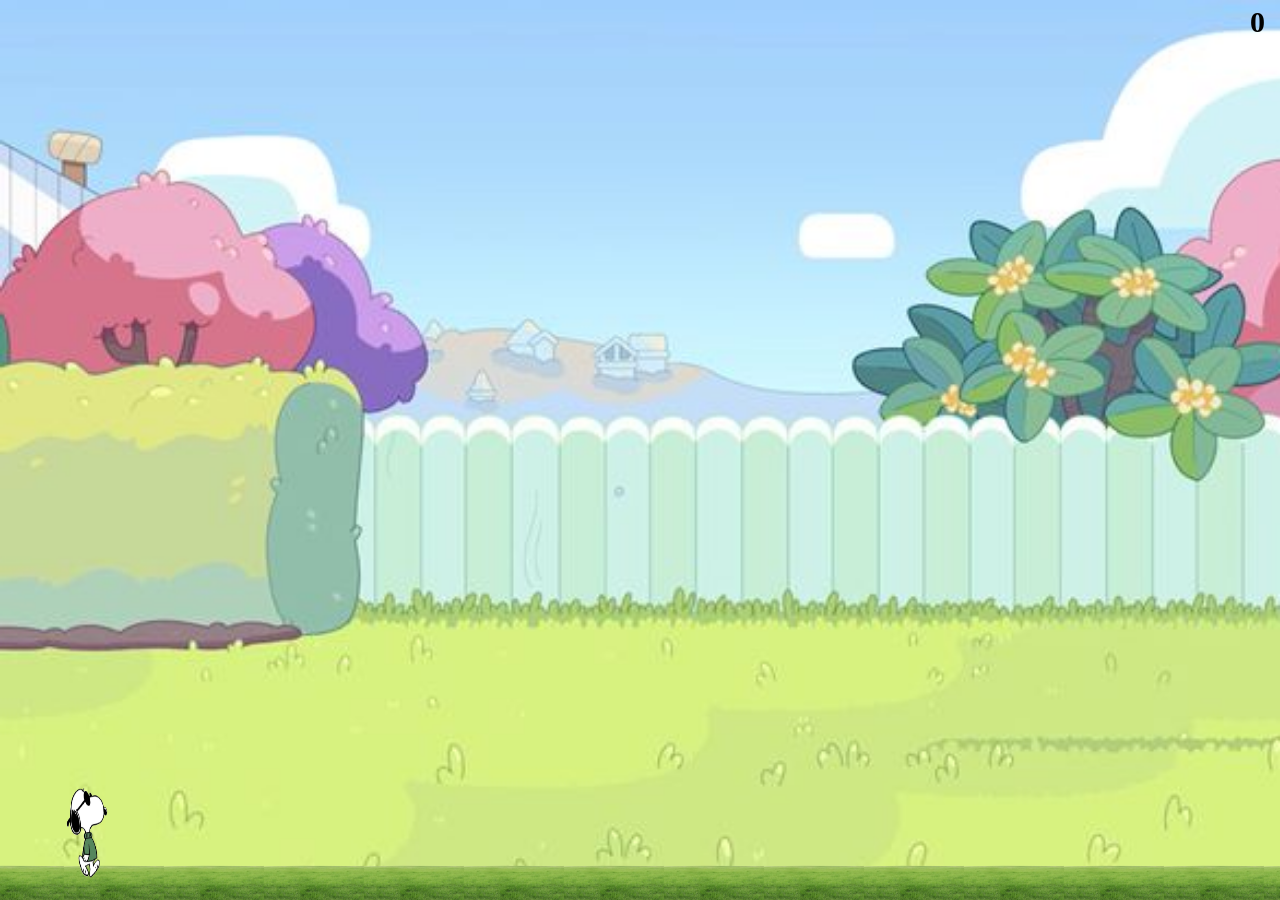
<file: index.html>
<!DOCTYPE html>
<html lang="en">
  <head>
    <source src="script.js" type="" />
    <link rel="stylesheet" href="styles.css" />
    <meta charset="UTF-8" />
    <meta http-equiv="X-UA-Compatible" content="IE=edge" />
    <meta name="viewport" content="width=device-width, initial-scale=1.0" />

    <title>Snoopy</title>
    <style>
      * {
        padding: 0;
        margin: 0;
      }

      body {
        height: 100vh;
        background: #ffffff;
        display: flex;
        align-items: center;
      }

      .contenedor {
        width: 920px;
        height: 70%;
        margin: 0 auto;

        position: relative;
        background-repeat: no-repeat;
        background-size: cover;
        background-image: url(images/mower.jpg);
        transition: background-color 1s linear;
        overflow: hidden;
      }
      @media (orientation: portrait) {
        /* Estilos para pantalla vertical */
        .contenedor {
          width: 100%; /* Puedes ajustar el ancho según sea necesario */
          height: 40vh; /* Altura reducida para adaptarse mejor */
        }

        /* Otros estilos de ajuste para orientación vertical */
      }
      @media (orientation: landscape) {
        /* Estilos para pantalla horizontal */
        .contenedor {
          width: 100vw; /* Ancho ampliado para aprovechar el espacio */
          height: 100vh; /* Altura completa del viewport */
        }

        /* Otros estilos de ajuste para orientación horizontal */
      }

      .mediodia {
        background-color: #e9fa9f;
      }

      .tarde {
        background-color: #ffadad;
      }

      .noche {
        background-color: #9a8afd;
      }

      .dino {
        width: 65px;
        height: 90px;

        position: absolute;
        bottom: 20px;
        left: 49px;
        z-index: 2;

        background-image: url(images/nupiverde2.png);
        background-size: 77px 90px;
        background-position-x: 0px;
      }

      .dino-corriendo {
        animation: animarDino 0.35s steps(2) infinite;
      }
      .dino-estrellado {
        background-position-x: -252px;
      }

      .suelo {
        width: 200%;
        height: 98px;

        position: absolute;
        bottom: 0;
        left: 0;

        background: url(images/Field_of_grass__Lawn__Grass_transparent_background_PNG_clipart-removebg-preview.png)
          repeat-x 0px 0px;
        background-size: 100px;
      }

      .cactus {
        width: 50px;
        height: 96px;

        position: absolute;
        bottom: 16px;
        left: 600px;
        z-index: 30;
        background-image: url(images/talto.png);
        background-repeat: no-repeat;
        background-size: cover;
        background-size: 100%;
      }
      .cactus2 {
        width: 50px;
        height: 76px;
        background-image: url(images/ter.png);
        background-repeat: no-repeat;
        background-size: 100%;
        background-size: cover;
      }

      .nube {
        width: 92px;

        position: absolute;
        z-index: 0;

        background: url(images/nube.png) no-repeat;
        background-size: 92px 26px;
      }

      .score {
        width: 100px;
        height: 30px;

        position: absolute;
        top: 5px;
        right: 15px;
        z-index: 10;

        color: #000000;
        font-family: Verdana;
        font-size: 30px;
        font-weight: bold;
        text-align: right;
      }

      .game-over {
        display: none;

        position: absolute;
        width: 100%;

        text-align: center;
        color: #3f3d3d;
        font-size: 30px;
        font-family: system-ui, -apple-system, BlinkMacSystemFont, "Segoe UI",
          Roboto, Oxygen, Ubuntu, Cantarell, "Open Sans", "Helvetica Neue",
          sans-serif;
        font-weight: 700;
      }

      @keyframes animarDino {
        from {
          background-position-x: -84px;
        }
        to {
          background-position-x: -252px;
        }
      }
    </style>
  </head>

  <body>
    <div class="mensaje-amor" id="mensajeAmor"></div>
    <div class="contenedor">
      <div class="suelo"></div>

      <div class="dino dino-corriendo"></div>

      <div class="score">0</div>
    </div>

    <div class="game-over">GAME OVER <br />Cesar Zamora 😁</div>
    <!-- Marcador -->
    <div class="marcador" onclick="contarClics()"></div>
    <!-- Botón de redirección -->
    <button
      class="boton-redireccion"
      onclick="window.location.href = 'karla.html';"
    >
      Ir a otra página
    </button>

    <script>
      var clics = 0;

      function contarClics() {
        clics++;
        if (clics >= 1) {
          mostrarBotonRedireccion();
        }
      }

      function mostrarBotonRedireccion() {
        var boton = document.querySelector(".boton-redireccion");
        boton.style.display = "block";
      }
    </script>
    <!-- Marcador -->
    <div class="marcador" onclick="contarClics()"></div>
    <!-- Botón de redirección -->
    <button
      class="boton-redireccion"
      onclick="window.location.href = 'otra_pagina.html';"
    >
      Ir a otra página
    </button>

    <script>
      var clics = 0;

      function contarClics() {
        clics++;
        if (clics >= 5) {
          mostrarBotonRedireccion();
        }
      }

      function mostrarBotonRedireccion() {
        var boton = document.querySelector(".boton-redireccion");
        boton.style.display = "block";
      }
    </script>

    <script>
      //****** GAME LOOP ********//

      var time = new Date();
      var deltaTime = 0;

      if (
        document.readyState === "complete" ||
        document.readyState === "interactive"
      ) {
        setTimeout(Init, 1);
      } else {
        document.addEventListener("DOMContentLoaded", Init);
      }

      function Init() {
        time = new Date();
        Start();
        Loop();
      }

      function Loop() {
        deltaTime = (new Date() - time) / 1000;
        time = new Date();
        Update();
        requestAnimationFrame(Loop);
      }

      //****** GAME LOGIC ********//

      var sueloY = 22;
      var velY = 0;
      var impulso = 900;
      var gravedad = 2500;

      var dinoPosX = 42;
      var dinoPosY = sueloY;

      var sueloX = 0;
      var velEscenario = 880 / 3;
      var gameVel = 1;
      var score = 0;

      var parado = false;
      var saltando = false;

      var tiempoHastaObstaculo = 2;
      var tiempoObstaculoMin = 0.7;
      var tiempoObstaculoMax = 1.8;
      var obstaculoPosY = 16;
      var obstaculos = [];

      var tiempoHastaNube = 0.5;
      var tiempoNubeMin = 0.7;
      var tiempoNubeMax = 2.7;
      var maxNubeY = 270;
      var minNubeY = 100;
      var nubes = [];
      var velNube = 0.5;

      var contenedor;
      var dino;
      var textoScore;
      var suelo;
      var gameOver;

      function Start() {
        // Añadir este evento en la función Start
        document.addEventListener("touchstart", HandleTouchStart);

        // Función para manejar el evento táctil
        function HandleTouchStart(ev) {
          Saltar();
        }

        gameOver = document.querySelector(".game-over");
        suelo = document.querySelector(".suelo");
        contenedor = document.querySelector(".contenedor");
        textoScore = document.querySelector(".score");
        dino = document.querySelector(".dino");
        document.addEventListener("keydown", HandleKeyDown);
      }

      function Update() {
        if (parado) return;

        MoverDinosaurio();
        MoverSuelo();
        DecidirCrearObstaculos();
        DecidirCrearNubes();
        MoverObstaculos();
        MoverNubes();
        DetectarColision();

        velY -= gravedad * deltaTime;
      }

      function HandleKeyDown(ev) {
        if (ev.keyCode == 32) {
          Saltar();
        }
      }

      function Saltar() {
        if (dinoPosY === sueloY) {
          saltando = true;
          velY = impulso;
          dino.classList.remove("dino-corriendo");
        }
      }

      function MoverDinosaurio() {
        dinoPosY += velY * deltaTime;
        if (dinoPosY < sueloY) {
          TocarSuelo();
        }
        dino.style.bottom = dinoPosY + "px";
      }

      function TocarSuelo() {
        dinoPosY = sueloY;
        velY = 0;
        if (saltando) {
          dino.classList.add("dino-corriendo");
        }
        saltando = false;
      }

      function MoverSuelo() {
        sueloX += CalcularDesplazamiento();
        suelo.style.left = -(sueloX % contenedor.clientWidth) + "px";
      }

      function CalcularDesplazamiento() {
        return velEscenario * deltaTime * gameVel;
      }

      function Estrellarse() {
        dino.classList.remove("dino-corriendo");
        dino.classList.add("dino-estrellado");
        parado = true;
      }

      function DecidirCrearObstaculos() {
        tiempoHastaObstaculo -= deltaTime;
        if (tiempoHastaObstaculo <= 0) {
          CrearObstaculo();
        }
      }

      function DecidirCrearNubes() {
        tiempoHastaNube -= deltaTime;
        if (tiempoHastaNube <= 0) {
          CrearNube();
        }
      }

      function CrearObstaculo() {
        var obstaculo = document.createElement("div");
        contenedor.appendChild(obstaculo);
        obstaculo.classList.add("cactus");
        if (Math.random() > 0.5) obstaculo.classList.add("cactus2");
        obstaculo.posX = contenedor.clientWidth;
        obstaculo.style.left = contenedor.clientWidth + "px";

        obstaculos.push(obstaculo);
        tiempoHastaObstaculo =
          tiempoObstaculoMin +
          (Math.random() * (tiempoObstaculoMax - tiempoObstaculoMin)) / gameVel;
      }

      function CrearNube() {
        var nube = document.createElement("div");
        contenedor.appendChild(nube);
        nube.classList.add("nube");
        nube.posX = contenedor.clientWidth;
        nube.style.left = contenedor.clientWidth + "px";
        nube.style.bottom =
          minNubeY + Math.random() * (maxNubeY - minNubeY) + "px";

        nubes.push(nube);
        tiempoHastaNube =
          tiempoNubeMin +
          (Math.random() * (tiempoNubeMax - tiempoNubeMin)) / gameVel;
      }

      function MoverObstaculos() {
        for (var i = obstaculos.length - 1; i >= 0; i--) {
          if (obstaculos[i].posX < -obstaculos[i].clientWidth) {
            obstaculos[i].parentNode.removeChild(obstaculos[i]);
            obstaculos.splice(i, 1);
            GanarPuntos();
          } else {
            obstaculos[i].posX -= CalcularDesplazamiento();
            obstaculos[i].style.left = obstaculos[i].posX + "px";
          }
        }
      }

      function MoverNubes() {
        for (var i = nubes.length - 1; i >= 0; i--) {
          if (nubes[i].posX < -nubes[i].clientWidth) {
            nubes[i].parentNode.removeChild(nubes[i]);
            nubes.splice(i, 1);
          } else {
            nubes[i].posX -= CalcularDesplazamiento() * velNube;
            nubes[i].style.left = nubes[i].posX + "px";
          }
        }
      }

      function GanarPuntos() {
        score++;
        textoScore.innerText = score;
        if (score == 2) {
          gameVel = 1.5;
          contenedor.classList.add("mediodia");
        } else if (score == 15) {
          gameVel = 1.7;
          contenedor.classList.add("tarde");
        } else if (score == 25) {
          gameVel = 2;
          contenedor.classList.add("noche");
        } else if (score == 1) {
          var mensajeAmor = document.getElementById("mensajeAmor");
          mensajeAmor.innerText = "Karla te quiero mucho";
        }
        suelo.style.animationDuration = 3 / gameVel + "s";
      }

      {
        function GameOver() {
          Estrellarse();
          gameOver.style.display = "block";
          parado = true; // Detener el juego

          // Reiniciar el juego automáticamente después de 2 segundos
          setTimeout(Reiniciar, 2000);
        }

        function Reiniciar() {
          parado = false; // Reanudar el juego
          gameOver.style.display = "none";
          obstaculos.forEach((obstaculo) => obstaculo.remove());
          obstaculos = [];
          nubes.forEach((nube) => nube.remove());
          nubes = [];
          score = 0;
          textoScore.innerText = score;
          gameVel = 1;
          contenedor.classList.remove("mediodia", "tarde", "noche");
          dino.classList.add("dino-corriendo");
          dino.classList.remove("dino-estrellado");
          dinoPosY = sueloY;
          velY = 0;
          Loop(); // Volver a iniciar el loop del juego

          function Loop() {
            if (!parado) {
              deltaTime = (new Date() - time) / 1000;
              time = new Date();
              Update();
              requestAnimationFrame(Loop);
            }
          }

          // Inicializa el juego
          Init();
        }

        Estrellarse();
        gameOver.style.display = "block";
      }

      function DetectarColision() {
        for (var i = 0; i < obstaculos.length; i++) {
          if (obstaculos[i].posX > dinoPosX + dino.clientWidth) {
            //EVADE
            break; //al estar en orden, no puede chocar con más
          } else {
            if (IsCollision(dino, obstaculos[i], 10, 30, 15, 20)) {
              GameOver();
            }
          }
        }
      }

      function IsCollision(
        a,
        b,
        paddingTop,
        paddingRight,
        paddingBottom,
        paddingLeft
      ) {
        var aRect = a.getBoundingClientRect();
        var bRect = b.getBoundingClientRect();

        return !(
          aRect.top + aRect.height - paddingBottom < bRect.top ||
          aRect.top + paddingTop > bRect.top + bRect.height ||
          aRect.left + aRect.width - paddingRight < bRect.left ||
          aRect.left + paddingLeft > bRect.left + bRect.width
        );
      }
    </script>
  </body>
</html>
</file>
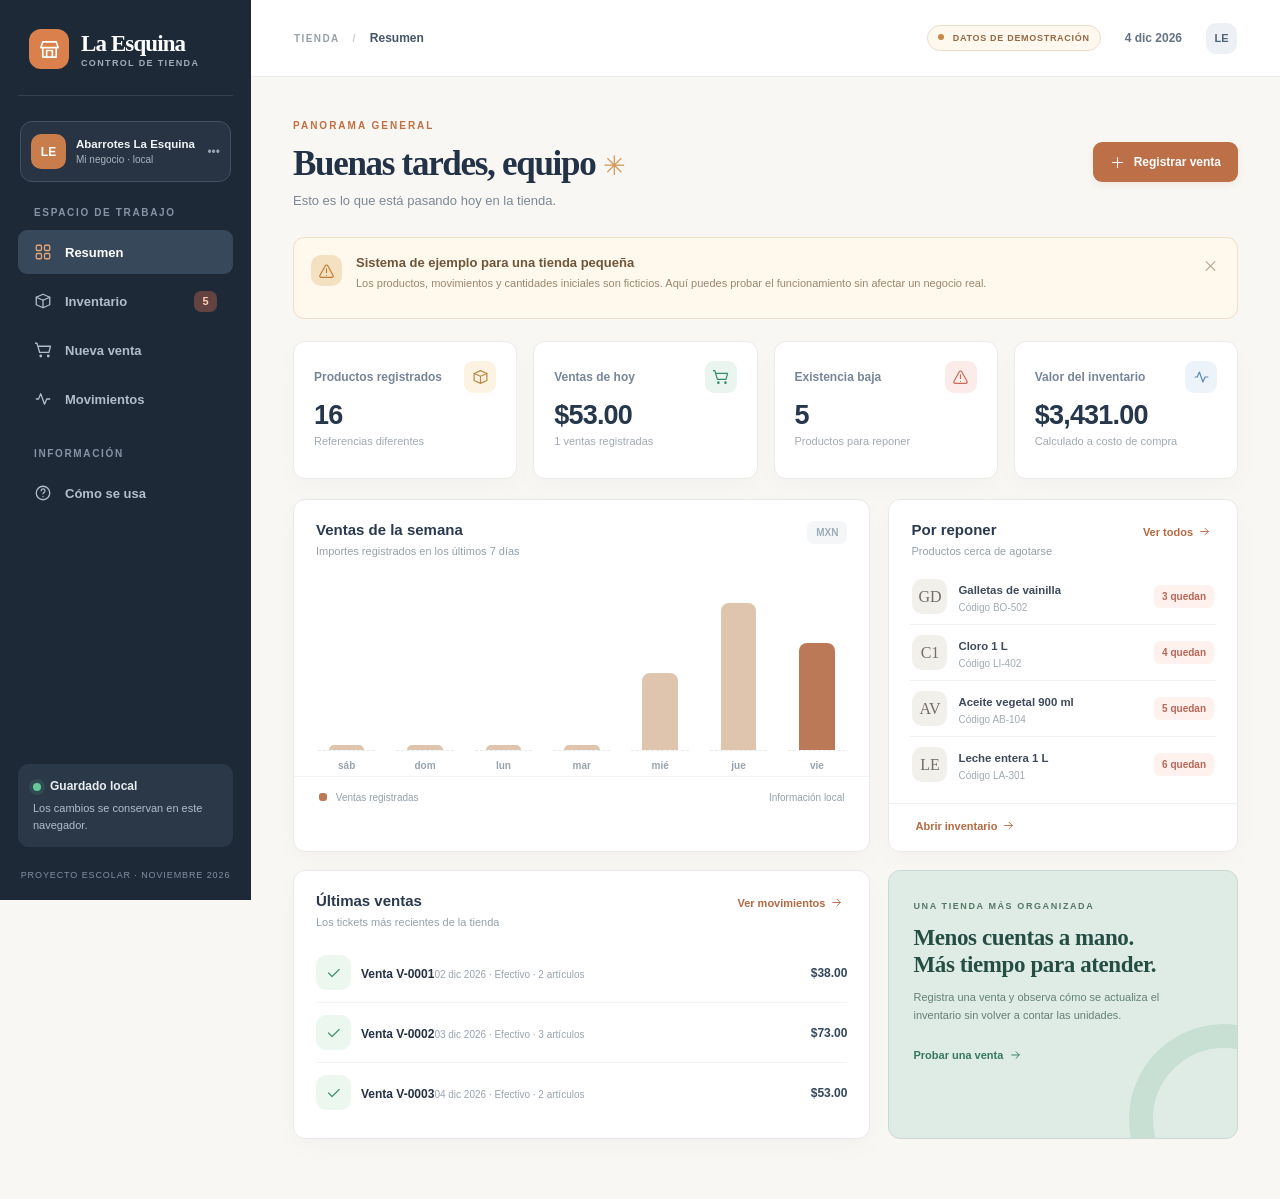
<file: abarrotes-la-esquina/index.html>
<!doctype html>
<html lang="es-MX">
<head>
<meta charset="utf-8"><meta name="viewport" content="width=device-width, initial-scale=1">
<meta name="color-scheme" content="light"><title>Abarrotes La Esquina · Control de tienda</title>
<meta name="description" content="Sistema local de demostración para organizar inventario y ventas en un micronegocio.">
<link rel="stylesheet" href="styles.css">
</head>
<body>
<svg xmlns="http://www.w3.org/2000/svg" class="svg-sprite" aria-hidden="true">
<symbol id="i-grid" viewBox="0 0 24 24"><rect x="3" y="3" width="7" height="7" rx="1.5"/><rect x="14" y="3" width="7" height="7" rx="1.5"/><rect x="3" y="14" width="7" height="7" rx="1.5"/><rect x="14" y="14" width="7" height="7" rx="1.5"/></symbol>
<symbol id="i-box" viewBox="0 0 24 24"><path d="m3 7 9-4 9 4-9 4-9-4Z"/><path d="M3 7v10l9 4 9-4V7M12 11v10"/></symbol>
<symbol id="i-cart" viewBox="0 0 24 24"><circle cx="9" cy="20" r="1"/><circle cx="19" cy="20" r="1"/><path d="M2 3h2l3.6 12.3h12.2L22 7H5"/></symbol>
<symbol id="i-activity" viewBox="0 0 24 24"><path d="M3 12h3l3-7 5 14 3-7h4"/></symbol>
<symbol id="i-help" viewBox="0 0 24 24"><circle cx="12" cy="12" r="9"/><path d="M9.6 9a2.5 2.5 0 1 1 4.8 1c-.6 1.2-2.4 1.7-2.4 3M12 17h.01"/></symbol>
<symbol id="i-plus" viewBox="0 0 24 24"><path d="M12 4v16M4 12h16"/></symbol>
<symbol id="i-search" viewBox="0 0 24 24"><circle cx="11" cy="11" r="7"/><path d="m16 16 5 5"/></symbol>
<symbol id="i-alert" viewBox="0 0 24 24"><path d="M10.3 4.5 2.8 18a2 2 0 0 0 1.7 3h15a2 2 0 0 0 1.7-3L13.7 4.5a2 2 0 0 0-3.4 0Z"/><path d="M12 9v5M12 18h.01"/></symbol>
<symbol id="i-arrow" viewBox="0 0 24 24"><path d="M5 12h14M13 6l6 6-6 6"/></symbol>
<symbol id="i-download" viewBox="0 0 24 24"><path d="M12 3v12m-5-5 5 5 5-5M4 17v4h16v-4"/></symbol>
<symbol id="i-refresh" viewBox="0 0 24 24"><path d="M20 7v5h-5M4 17v-5h5M5.5 9a7 7 0 0 1 12.1-2L20 12M4 12l2.4 5A7 7 0 0 0 19 15"/></symbol>
<symbol id="i-check" viewBox="0 0 24 24"><path d="m5 12 5 5L20 7"/></symbol>
<symbol id="i-close" viewBox="0 0 24 24"><path d="M5 5 19 19M19 5 5 19"/></symbol>
<symbol id="i-edit" viewBox="0 0 24 24"><path d="m14 4 6 6M3 21l5.5-1L20 8.5 15.5 4 4 15.5 3 21Z"/></symbol>
<symbol id="i-clock" viewBox="0 0 24 24"><circle cx="12" cy="12" r="9"/><path d="M12 7v5l4 2"/></symbol>
<symbol id="i-store" viewBox="0 0 24 24"><path d="M3 10h18l-2-6H5l-2 6ZM5 10v10h14V10M9 20v-7h6v7"/></symbol>
</svg>
<div class="layout" id="app-shell">
 <aside class="sidebar" aria-label="Menú principal">
  <div class="brand"><span class="brand-mark"><svg><use href="#i-store"/></svg></span><span><strong>La Esquina</strong><small>CONTROL DE TIENDA</small></span></div>
  <div class="workspace"><span class="avatar">LE</span><span><strong>Abarrotes La Esquina</strong><small>Mi negocio · local</small></span><span class="workspace-dots">•••</span></div>
  <p class="nav-label">ESPACIO DE TRABAJO</p>
  <nav class="navigation" aria-label="Secciones del sistema">
    <button class="nav-link selected" data-page="dashboard" aria-current="page"><svg><use href="#i-grid"/></svg>Resumen</button>
    <button class="nav-link" data-page="inventory"><svg><use href="#i-box"/></svg>Inventario<span id="navAlert" class="nav-count">0</span></button>
    <button class="nav-link" data-page="sale"><svg><use href="#i-cart"/></svg>Nueva venta</button>
    <button class="nav-link" data-page="movements"><svg><use href="#i-activity"/></svg>Movimientos</button>
  </nav>
  <p class="nav-label nav-label-bottom">INFORMACIÓN</p>
  <nav class="navigation"><button class="nav-link" data-page="help"><svg><use href="#i-help"/></svg>Cómo se usa</button></nav>
  <div class="sidebar-bottom"><div class="local-card"><span class="local-dot"></span><strong>Guardado local</strong><p>Los cambios se conservan en este navegador.</p></div><div class="sidebar-foot">PROYECTO ESCOLAR · NOVIEMBRE 2026</div></div>
 </aside>
 <main class="main">
  <header class="topbar"><div class="crumbs">TIENDA <span>/</span> <strong id="crumbPage">Resumen</strong></div><div class="top-actions"><span class="demo-pill"><span class="demo-circle"></span> DATOS DE DEMOSTRACIÓN</span><span class="top-date" id="currentDate">—</span><span class="top-avatar">LE</span></div></header>
  <div class="content">
   <section id="page-dashboard" class="page current" aria-labelledby="dashTitle">
    <div class="page-header"><div><span class="eyebrow">PANORAMA GENERAL</span><h1 id="dashTitle">Buenos días, equipo <span class="wave">✳</span></h1><p>Esto es lo que está pasando hoy en la tienda.</p></div><button class="button-primary" data-action="go-sale"><svg><use href="#i-plus"/></svg> Registrar venta</button></div>
    <div class="notice"><div class="notice-symbol"><svg><use href="#i-alert"/></svg></div><div><strong>Sistema de ejemplo para una tienda pequeña</strong><p>Los productos, movimientos y cantidades iniciales son ficticios. Aquí puedes probar el funcionamiento sin afectar un negocio real.</p></div><button class="notice-close" id="dismissNotice" aria-label="Ocultar aviso"><svg><use href="#i-close"/></svg></button></div>
    <div class="stats-grid"><article class="stat-card"><div class="stat-top">Productos registrados <span class="stat-ico gold"><svg><use href="#i-box"/></svg></span></div><strong id="statProducts">0</strong><p>Referencias diferentes</p></article><article class="stat-card"><div class="stat-top">Ventas de hoy <span class="stat-ico green"><svg><use href="#i-cart"/></svg></span></div><strong id="statSales">$0</strong><p><span id="statTickets">0</span> ventas registradas</p></article><article class="stat-card"><div class="stat-top">Existencia baja <span class="stat-ico red"><svg><use href="#i-alert"/></svg></span></div><strong id="statLow">0</strong><p>Productos para reponer</p></article><article class="stat-card"><div class="stat-top">Valor del inventario <span class="stat-ico blue"><svg><use href="#i-activity"/></svg></span></div><strong id="statValue">$0</strong><p>Calculado a costo de compra</p></article></div>
    <div class="dashboard-grid"><article class="panel chart-panel"><div class="panel-head"><div><h2>Ventas de la semana</h2><p>Importes registrados en los últimos 7 días</p></div><span class="small-tag">MXN</span></div><div class="chart" id="salesChart" aria-label="Gráfico de ventas de la semana"></div><div class="chart-foot"><span><i class="legend-dot"></i> Ventas registradas</span><span>Información local</span></div></article><article class="panel alert-panel"><div class="panel-head"><div><h2>Por reponer</h2><p>Productos cerca de agotarse</p></div><button class="link-button" data-action="low-stock">Ver todos <svg><use href="#i-arrow"/></svg></button></div><div id="lowList" class="low-list"></div><div class="panel-bottom"><button class="link-button" data-action="go-inventory">Abrir inventario <svg><use href="#i-arrow"/></svg></button></div></article></div>
    <div class="bottom-grid"><article class="panel recent-panel"><div class="panel-head"><div><h2>Últimas ventas</h2><p>Los tickets más recientes de la tienda</p></div><button class="link-button" data-action="go-movements">Ver movimientos <svg><use href="#i-arrow"/></svg></button></div><div id="recentSales" class="recent-sales"></div></article><article class="tip-panel"><span>UNA TIENDA MÁS ORGANIZADA</span><h3>Menos cuentas a mano. Más tiempo para atender.</h3><p>Registra una venta y observa cómo se actualiza el inventario sin volver a contar las unidades.</p><button data-action="go-sale">Probar una venta <svg><use href="#i-arrow"/></svg></button><div class="tip-decoration"></div></article></div>
   </section>
   <section id="page-inventory" class="page" aria-labelledby="inventoryTitle"><div class="page-header"><div><span class="eyebrow">PRODUCTOS Y EXISTENCIAS</span><h1 id="inventoryTitle">Inventario</h1><p>Consulta, edita y repón los productos que vendes.</p></div><div class="header-buttons"><button class="button-secondary" data-action="export"><svg><use href="#i-download"/></svg> Exportar CSV</button><button class="button-primary" data-action="new-product"><svg><use href="#i-plus"/></svg> Agregar producto</button></div></div><div class="inventory-insight"><span class="inventory-insight-icon"><svg><use href="#i-box"/></svg></span><div><strong id="inventoryCountLabel">16 productos en catálogo</strong><p>El stock cambia cuando registras una venta o una entrada de mercancía.</p></div><button class="button-quiet" data-action="restock"><svg><use href="#i-plus"/></svg> Reponer mercancía</button></div><article class="panel inventory-panel"><div class="filters"><div class="search-field"><svg><use href="#i-search"/></svg><input type="search" id="productSearch" placeholder="Buscar producto o código" aria-label="Buscar producto o código"></div><select id="categoryFilter" aria-label="Filtrar categoría"><option value="all">Todas las categorías</option></select><button id="lowOnly" class="filter-toggle" aria-pressed="false"><svg><use href="#i-alert"/></svg> Solo bajo stock</button></div><div class="table-wrap"><table><thead><tr><th>PRODUCTO</th><th>CATEGORÍA</th><th>EXISTENCIA</th><th>PRECIO</th><th>ESTADO</th><th class="col-actions">ACCIONES</th></tr></thead><tbody id="productRows"></tbody></table></div><div class="table-footer"><span id="resultsLabel">Mostrando productos</span><span>Los precios son de ejemplo · MXN</span></div></article></section>
   <section id="page-sale" class="page" aria-labelledby="saleTitle"><div class="page-header"><div><span class="eyebrow">REGISTRO DE VENTAS</span><h1 id="saleTitle">Nueva venta</h1><p>Selecciona los productos y revisa el total antes de cobrar.</p></div><span class="sale-badge"><svg><use href="#i-clock"/></svg> Venta de mostrador</span></div><div class="sale-layout"><article class="panel sell-catalog"><div class="panel-head"><div><h2>Seleccionar productos</h2><p>Agrega unidades con el botón de cada producto.</p></div></div><div class="filters sale-filter"><div class="search-field"><svg><use href="#i-search"/></svg><input type="search" id="saleSearch" placeholder="Buscar en la tienda" aria-label="Buscar producto para vender"></div><select id="saleCategory" aria-label="Filtrar para vender"><option value="all">Todas las categorías</option></select></div><div class="sell-grid" id="saleProducts"></div></article><aside class="panel ticket"><div class="ticket-heading"><div><span class="ticket-number">TICKET EN PROCESO</span><h2>Resumen de venta</h2></div><span class="ticket-cart"><svg><use href="#i-cart"/></svg></span></div><div id="cartItems" class="cart-items"></div><div class="ticket-total"><div class="ticket-subline"><span>Artículos</span><strong id="cartItemCount">0</strong></div><div class="ticket-subline grand"><span>Total a cobrar</span><strong id="cartTotal">$0.00</strong></div><label class="field-label" for="payMethod">Forma de pago</label><select id="payMethod"><option>Efectivo</option><option>Transferencia</option></select><button class="button-primary wide" id="confirmSale" disabled><svg><use href="#i-check"/></svg> Confirmar venta</button><p>Al confirmar se descuentan las unidades del inventario.</p></div></aside></div></section>
   <section id="page-movements" class="page" aria-labelledby="movTitle"><div class="page-header"><div><span class="eyebrow">HISTORIAL DEL NEGOCIO</span><h1 id="movTitle">Movimientos</h1><p>Consulta cuándo entró mercancía y cuándo se registraron ventas.</p></div><button class="button-secondary" data-action="export"><svg><use href="#i-download"/></svg> Descargar inventario</button></div><div class="movement-insight"><span class="step-dot">i</span> Las ventas de ejemplo que venían con el sistema aparecen identificadas como tales. Las nuevas entradas y salidas se guardan aquí automáticamente.</div><article class="panel"><div class="panel-head"><div><h2>Últimos registros</h2><p>Del más reciente al más antiguo</p></div><select id="movementFilter" aria-label="Filtrar movimientos"><option value="all">Todos</option><option value="Venta">Ventas</option><option value="Entrada">Entradas</option></select></div><div id="movementRows" class="movements-list"></div></article></section>
   <section id="page-help" class="page" aria-labelledby="helpTitle"><div class="page-header"><div><span class="eyebrow">GUÍA DEL PROGRAMA</span><h1 id="helpTitle">¿Cómo se utiliza?</h1><p>Cuatro acciones simples para organizar el inventario del negocio.</p></div></div><div class="howto"><article class="how-step"><span class="how-index">01</span><h2>Revisa lo que tienes</h2><p>En <strong>Resumen</strong> aparecen las existencias bajas y las ventas del día. En <strong>Inventario</strong> puedes buscar un producto por nombre o código y revisar su cantidad.</p></article><article class="how-step"><span class="how-index">02</span><h2>Agrega o corrige un producto</h2><p>Selecciona <strong>Agregar producto</strong>, escribe un código único, el nombre, los precios y la existencia inicial. También puedes editar el nombre o el precio más adelante.</p></article><article class="how-step"><span class="how-index">03</span><h2>Registra una venta</h2><p>En <strong>Nueva venta</strong> selecciona los productos, revisa el ticket y confirma. El sistema calcula el total y descuenta las unidades de manera automática.</p></article><article class="how-step"><span class="how-index">04</span><h2>Repón lo que se agotó</h2><p>En <strong>Inventario</strong> elige <strong>Reponer mercancía</strong>, selecciona el producto y escribe cuántas unidades llegaron. La entrada queda visible en Movimientos.</p></article></div><div class="help-two"><article class="panel help-note"><h2>¿Dónde se guarda?</h2><p>En este prototipo la información se guarda únicamente en el almacenamiento local del navegador que estás utilizando. No existe una cuenta en la nube ni una base de datos compartida con otra computadora.</p><p>Si borras los datos del navegador, podrías perder los cambios. Por eso puedes descargar un archivo CSV con el inventario.</p></article><article class="panel help-note"><h2>Volver al ejemplo inicial</h2><p>Si terminaste de probar ventas, entradas y productos, puedes recuperar los datos demostrativos. Esta operación borra las modificaciones de esta copia local.</p><button class="button-secondary danger" id="resetDemo"><svg><use href="#i-refresh"/></svg> Restablecer datos de demostración</button></article></div></section>
  </div>
 </main>
</div>
<div class="modal-backdrop hidden" id="modalBackdrop" aria-hidden="true"><section class="modal" role="dialog" aria-modal="true" aria-labelledby="modalTitle"><header class="modal-head"><div><span class="eyebrow" id="modalEyebrow">PRODUCTOS</span><h2 id="modalTitle">Agregar producto</h2></div><button class="icon-button" id="modalClose" aria-label="Cerrar ventana"><svg><use href="#i-close"/></svg></button></header><div id="modalBody"></div></section></div>
<div id="toast" class="toast" role="status" aria-live="polite"></div>
<script src="core.js"></script><script src="app.js"></script>
</body>
</html>
</file>
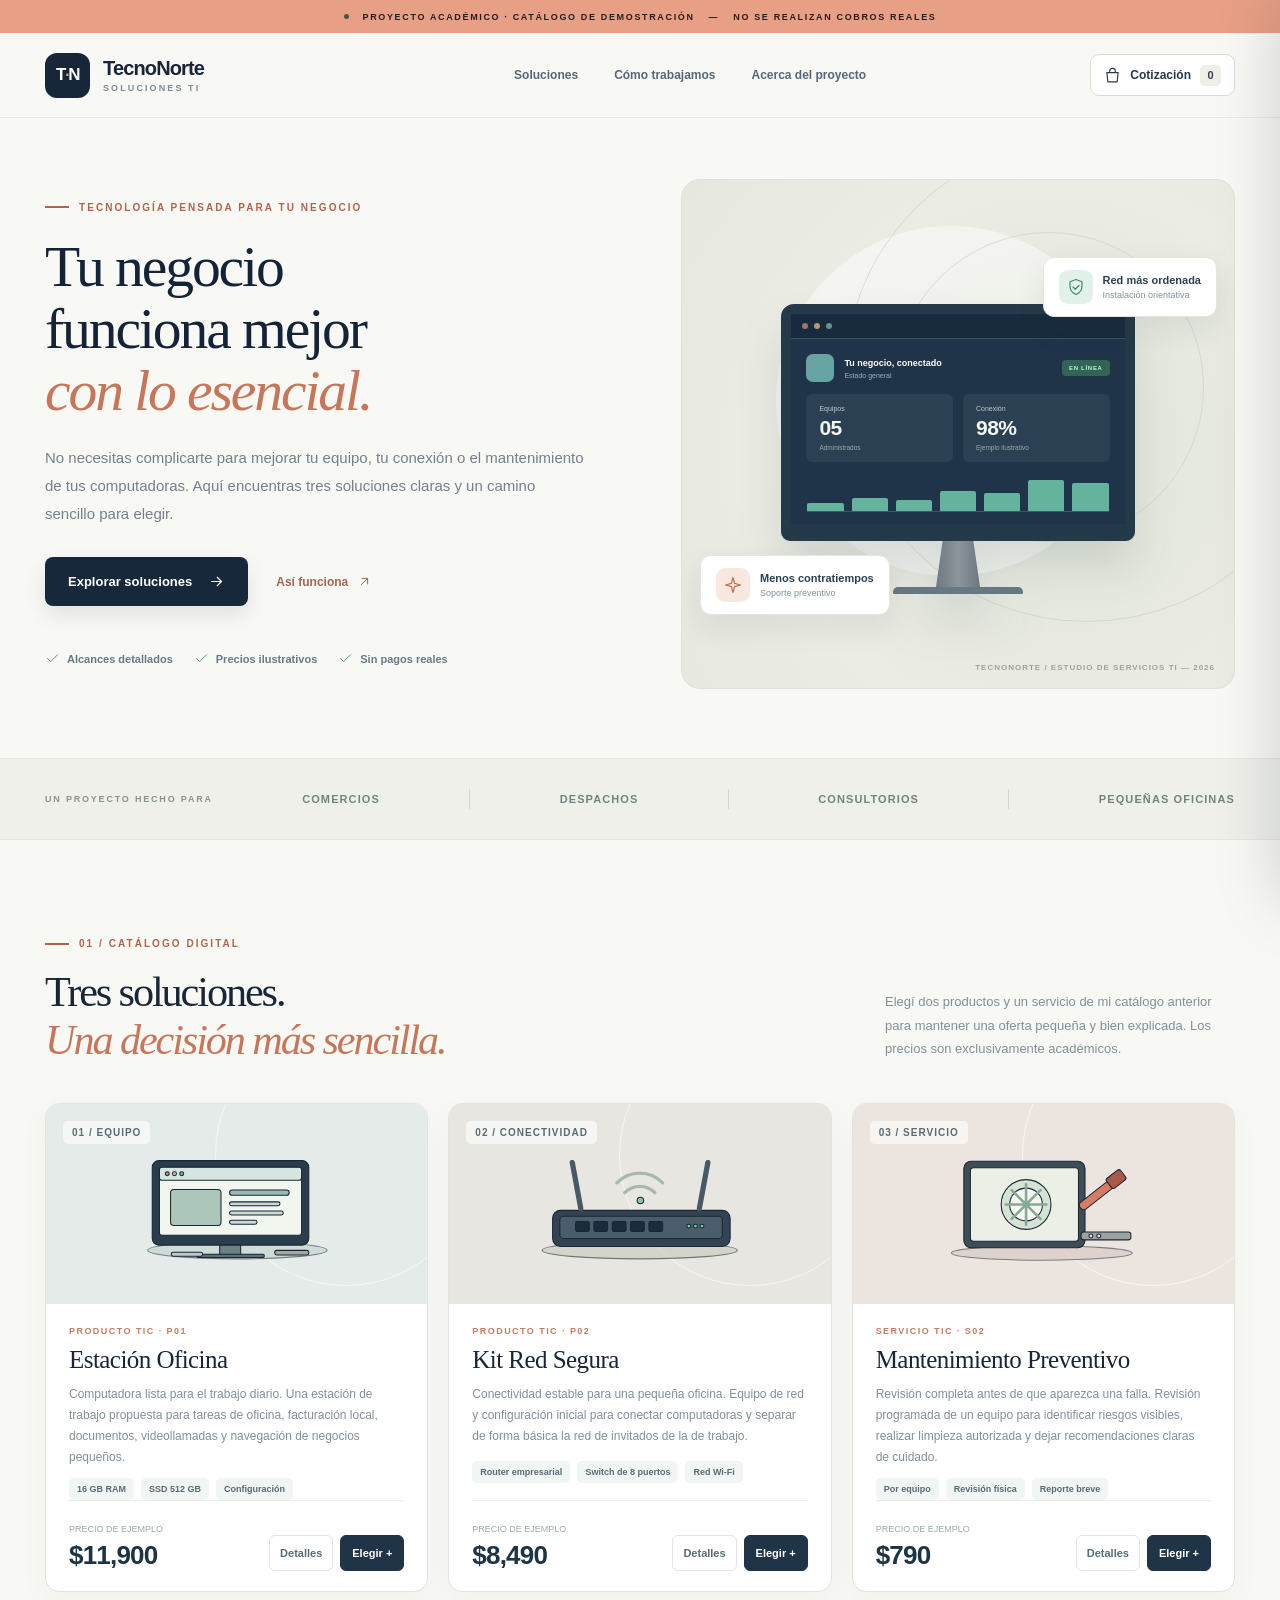
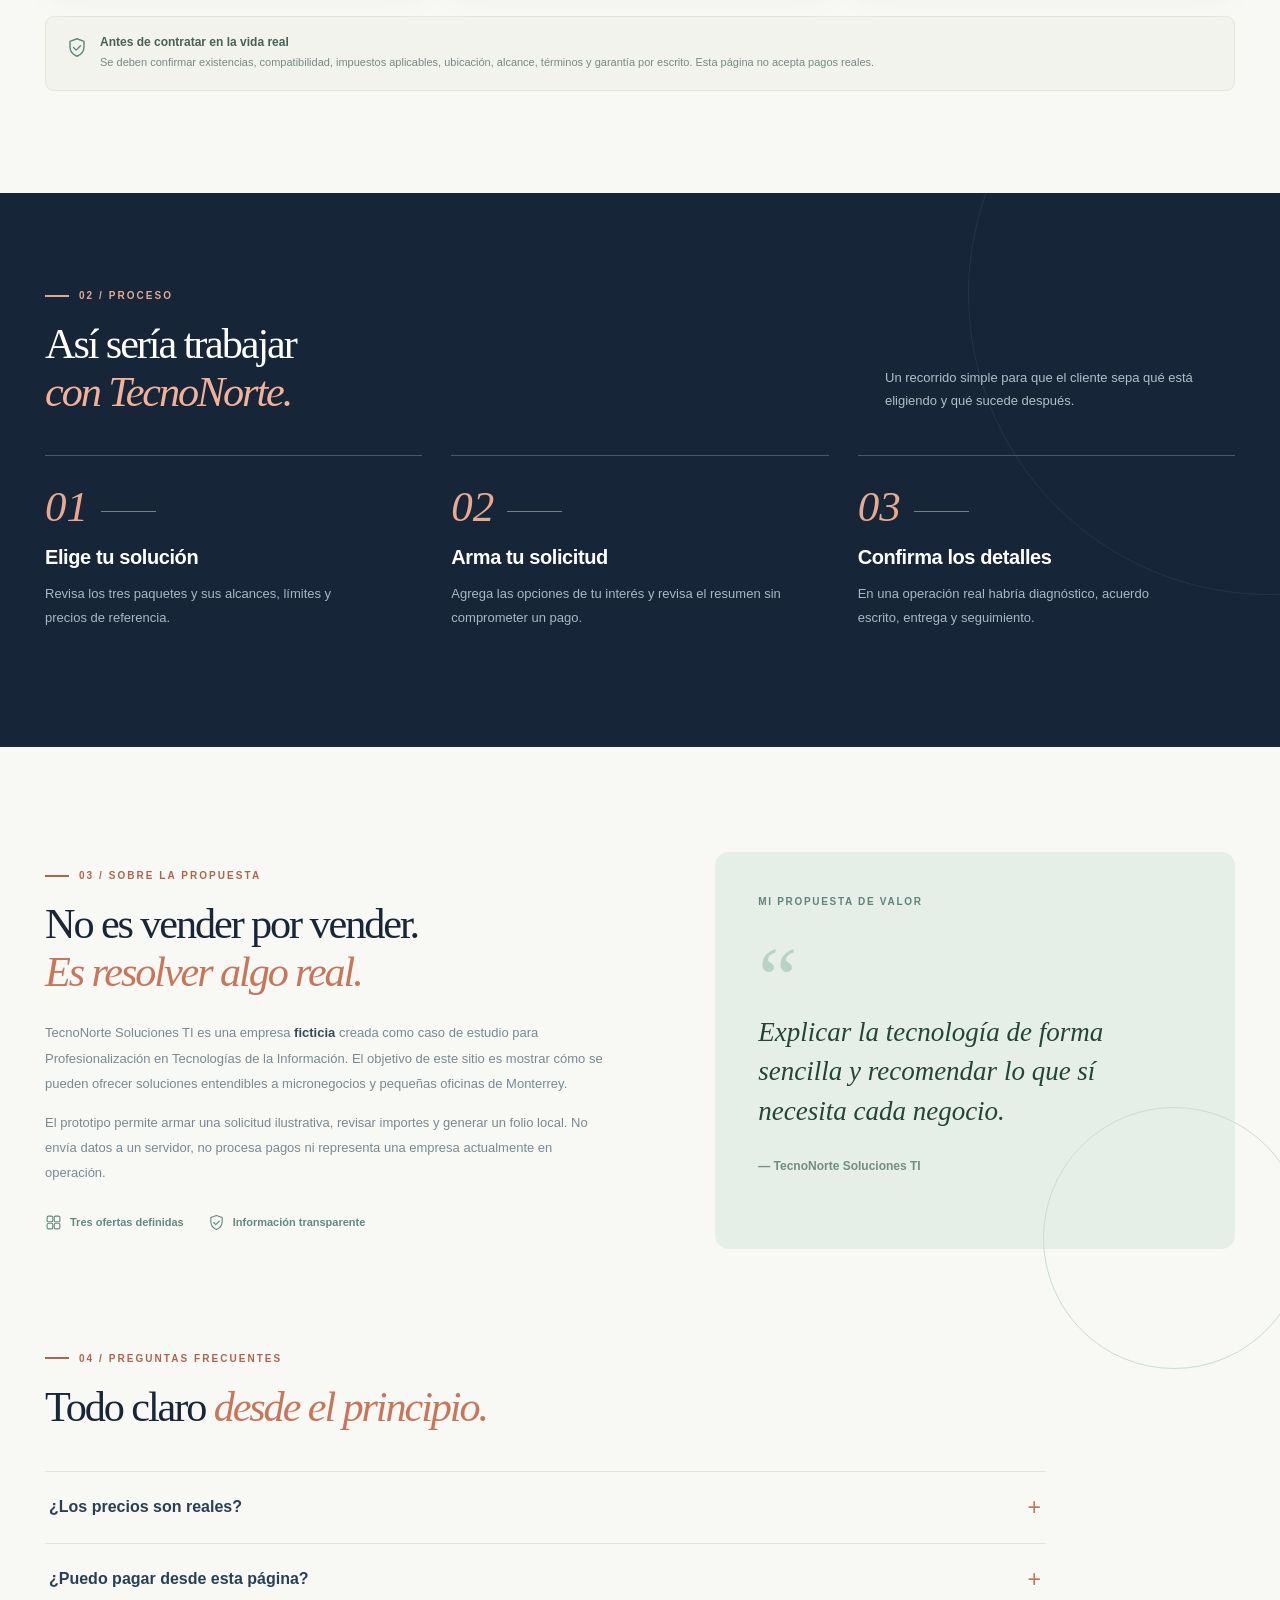
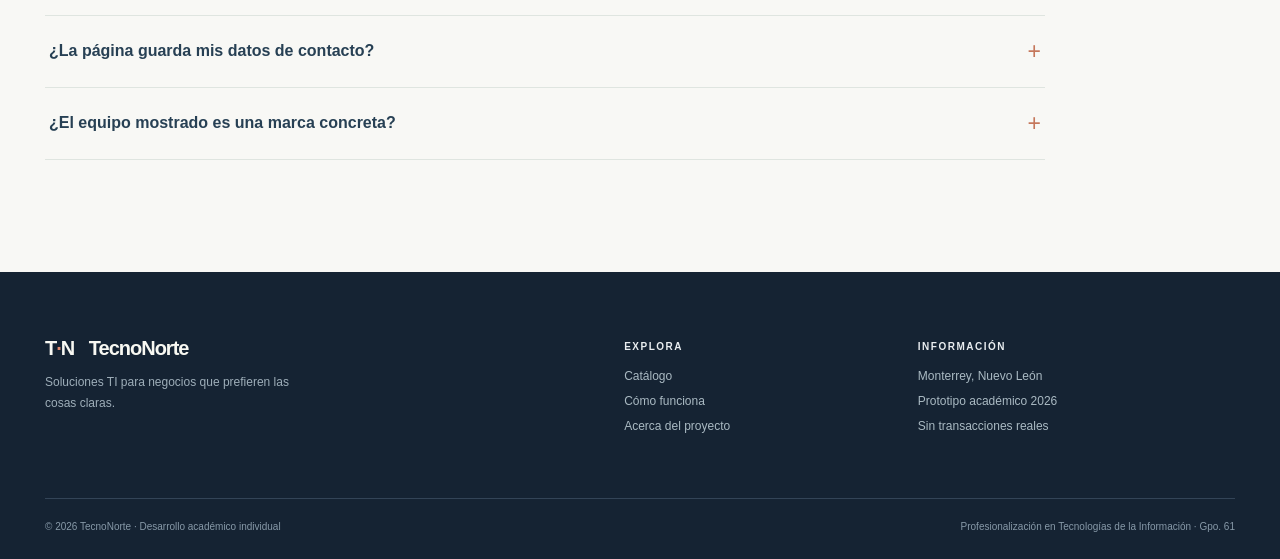
<file: tecnonorte-pia/index.html>
<!DOCTYPE html>
<html lang="es-MX">
<head>
<meta charset="UTF-8"><meta name="viewport" content="width=device-width, initial-scale=1.0">
<meta name="theme-color" content="#131f30">
<title>TecnoNorte | Soluciones de TI para negocios</title>
<meta name="description" content="Catálogo demostrativo de TecnoNorte: estación de oficina, kit de red segura y mantenimiento preventivo para pequeños negocios.">
<link rel="stylesheet" href="style.css">
</head>
<body>
<svg aria-hidden="true" class="icon-defs" xmlns="http://www.w3.org/2000/svg">
<symbol id="i-arrow" viewBox="0 0 24 24"><path d="M5 12h14m-6-6 6 6-6 6"/></symbol>
<symbol id="i-arrow-up" viewBox="0 0 24 24"><path d="M7 17 17 7M8 7h9v9"/></symbol>
<symbol id="i-bag" viewBox="0 0 24 24"><path d="M4 8h16l-1.5 13h-13L4 8Zm4 0V6a4 4 0 0 1 8 0v2"/></symbol>
<symbol id="i-check" viewBox="0 0 24 24"><path d="m4 12 5 5L20 6"/></symbol>
<symbol id="i-x" viewBox="0 0 24 24"><path d="M5 5 19 19M19 5 5 19"/></symbol>
<symbol id="i-minus" viewBox="0 0 24 24"><path d="M5 12h14"/></symbol>
<symbol id="i-plus" viewBox="0 0 24 24"><path d="M12 5v14m-7-7h14"/></symbol>
<symbol id="i-shield" viewBox="0 0 24 24"><path d="M12 2 4 5v6c0 5.7 3.4 9 8 11 4.6-2 8-5.3 8-11V5l-8-3Z"/><path d="m8 12 3 3 5-5"/></symbol>
<symbol id="i-grid" viewBox="0 0 24 24"><rect x="3" y="3" width="8" height="8" rx="2"/><rect x="13" y="3" width="8" height="8" rx="2"/><rect x="3" y="13" width="8" height="8" rx="2"/><rect x="13" y="13" width="8" height="8" rx="2"/></symbol>
<symbol id="i-clock" viewBox="0 0 24 24"><circle cx="12" cy="12" r="9"/><path d="M12 7v5l4 2"/></symbol>
<symbol id="i-spark" viewBox="0 0 24 24"><path d="m12 2 2.1 7.9L22 12l-7.9 2.1L12 22l-2.1-7.9L2 12l7.9-2.1L12 2Z"/></symbol>
<symbol id="i-mail" viewBox="0 0 24 24"><rect x="3" y="5" width="18" height="14" rx="2"/><path d="m4 7 8 6 8-6"/></symbol>
<symbol id="i-menu" viewBox="0 0 24 24"><path d="M4 7h16M4 12h16M4 17h16"/></symbol>
</svg>
<div class="site-shell">
<div class="announcement"><span class="dot"></span> PROYECTO ACADÉMICO · CATÁLOGO DE DEMOSTRACIÓN <span class="announce-break">—</span> NO SE REALIZAN COBROS REALES</div>
<header class="header" id="inicio">
  <a href="#inicio" class="brand" aria-label="TecnoNorte, ir al inicio"><span class="brand-icon">T<span>·</span>N</span><span class="brand-words"><strong>TecnoNorte</strong><small>SOLUCIONES TI</small></span></a>
  <nav class="nav" id="mainNav" aria-label="Navegación principal"><a href="#catalogo">Soluciones</a><a href="#proceso">Cómo trabajamos</a><a href="#nosotros">Acerca del proyecto</a></nav>
  <div class="header-actions"><button class="bag-button" id="openCart" type="button" aria-label="Abrir cotización"><svg><use href="#i-bag"/></svg><span>Cotización</span><span class="cart-count" id="cartCount">0</span></button><button class="mobile-menu" id="mobileMenu" aria-label="Abrir menú" aria-expanded="false"><svg><use href="#i-menu"/></svg></button></div>
</header>
<main>
<section class="hero container"><div class="hero-copy"><span class="eyebrow"><span class="mini-line"></span> TECNOLOGÍA PENSADA PARA TU NEGOCIO</span><h1>Tu negocio<br>funciona mejor<br><em>con lo esencial.</em></h1><p>No necesitas complicarte para mejorar tu equipo, tu conexión o el mantenimiento de tus computadoras. Aquí encuentras tres soluciones claras y un camino sencillo para elegir.</p><div class="hero-actions"><a class="button button-primary" href="#catalogo">Explorar soluciones <svg><use href="#i-arrow"/></svg></a><a class="text-link" href="#proceso">Así funciona <svg><use href="#i-arrow-up"/></svg></a></div><div class="hero-facts"><span><svg><use href="#i-check"/></svg> Alcances detallados</span><span><svg><use href="#i-check"/></svg> Precios ilustrativos</span><span><svg><use href="#i-check"/></svg> Sin pagos reales</span></div></div>
 <div class="hero-visual" aria-label="Ilustración de un escritorio de trabajo y conexión empresarial">
  <div class="orbit orbit-1"></div><div class="orbit orbit-2"></div>
  <div class="desk"><div class="display"><div class="display-bar"><span></span><span></span><span></span></div><div class="display-head"><i></i><div><b>Tu negocio, conectado</b><span>Estado general</span></div><strong>EN LÍNEA</strong></div><div class="display-metrics"><div><small>Equipos</small><strong>05</strong><span>Administrados</span></div><div><small>Conexión</small><strong>98%</strong><span>Ejemplo ilustrativo</span></div></div><div class="display-graph"><i></i><i></i><i></i><i></i><i></i><i></i><i></i></div></div><div class="monitor-base"></div><div class="monitor-foot"></div></div>
  <div class="floating-tag tag-top"><span class="tag-icon green"><svg><use href="#i-shield"/></svg></span><span><b>Red más ordenada</b><small>Instalación orientativa</small></span></div>
  <div class="floating-tag tag-bottom"><span class="tag-icon peach"><svg><use href="#i-spark"/></svg></span><span><b>Menos contratiempos</b><small>Soporte preventivo</small></span></div>
  <div class="hero-caption">TECNONORTE / ESTUDIO DE SERVICIOS TI — 2026</div>
 </div></section>
<section class="trust-strip"><div class="container trust-inner"><span>UN PROYECTO HECHO PARA</span><strong>COMERCIOS</strong><span class="trust-separator"></span><strong>DESPACHOS</strong><span class="trust-separator"></span><strong>CONSULTORIOS</strong><span class="trust-separator"></span><strong>PEQUEÑAS OFICINAS</strong></div></section>
<section class="catalog-section container" id="catalogo"><div class="section-top"><div><span class="eyebrow"><span class="mini-line"></span> 01 / CATÁLOGO DIGITAL</span><h2>Tres soluciones.<br><em>Una decisión más sencilla.</em></h2></div><p>Elegí dos productos y un servicio de mi catálogo anterior para mantener una oferta pequeña y bien explicada. Los precios son exclusivamente académicos.</p></div>
 <div class="catalog-grid" id="productGrid"></div>
 <div class="catalog-note"><svg><use href="#i-shield"/></svg><div><strong>Antes de contratar en la vida real</strong><span>Se deben confirmar existencias, compatibilidad, impuestos aplicables, ubicación, alcance, términos y garantía por escrito. Esta página no acepta pagos reales.</span></div></div>
</section>
<section class="value-section" id="proceso"><div class="container"><div class="section-top small-top"><div><span class="eyebrow light"><span class="mini-line"></span> 02 / PROCESO</span><h2>Así sería trabajar<br><em>con TecnoNorte.</em></h2></div><p>Un recorrido simple para que el cliente sepa qué está eligiendo y qué sucede después.</p></div><div class="steps"><article><div class="step-number">01<span></span></div><h3>Elige tu solución</h3><p>Revisa los tres paquetes y sus alcances, límites y precios de referencia.</p></article><article><div class="step-number">02<span></span></div><h3>Arma tu solicitud</h3><p>Agrega las opciones de tu interés y revisa el resumen sin comprometer un pago.</p></article><article><div class="step-number">03<span></span></div><h3>Confirma los detalles</h3><p>En una operación real habría diagnóstico, acuerdo escrito, entrega y seguimiento.</p></article></div></div></section>
<section class="about-section container" id="nosotros"><div class="about-left"><span class="eyebrow"><span class="mini-line"></span> 03 / SOBRE LA PROPUESTA</span><h2>No es vender por vender.<br><em>Es resolver algo real.</em></h2><p>TecnoNorte Soluciones TI es una empresa <strong>ficticia</strong> creada como caso de estudio para Profesionalización en Tecnologías de la Información. El objetivo de este sitio es mostrar cómo se pueden ofrecer soluciones entendibles a micronegocios y pequeñas oficinas de Monterrey.</p><p>El prototipo permite armar una solicitud ilustrativa, revisar importes y generar un folio local. No envía datos a un servidor, no procesa pagos ni representa una empresa actualmente en operación.</p><div class="about-meta"><span><svg><use href="#i-grid"/></svg> Tres ofertas definidas</span><span><svg><use href="#i-shield"/></svg> Información transparente</span></div></div><div class="about-card"><span class="about-card-label">MI PROPUESTA DE VALOR</span><div class="quote-mark">“</div><blockquote>Explicar la tecnología de forma sencilla y recomendar lo que sí necesita cada negocio.</blockquote><span class="signature">— TecnoNorte Soluciones TI</span></div></section>
<section class="faq-section container"><div class="section-top"><div><span class="eyebrow"><span class="mini-line"></span> 04 / PREGUNTAS FRECUENTES</span><h2>Todo claro <em>desde el principio.</em></h2></div></div><div class="faq-list"><details><summary>¿Los precios son reales? <span>+</span></summary><p>No. Son montos ilustrativos basados en el catálogo académico de TecnoNorte. Una cotización real requeriría proveedores, disponibilidad, impuestos y términos confirmados.</p></details><details><summary>¿Puedo pagar desde esta página? <span>+</span></summary><p>No. El carrito y la solicitud son una demostración del recorrido de compra. No hay pasarela de pago ni cargos reales.</p></details><details><summary>¿La página guarda mis datos de contacto? <span>+</span></summary><p>El formulario de demostración no envía ni almacena tus datos personales en un servidor. Solo utiliza temporalmente lo que escribes para mostrar un resumen imprimible en este navegador.</p></details><details><summary>¿El equipo mostrado es una marca concreta? <span>+</span></summary><p>No. Las configuraciones son ejemplos de requisitos, no modelos o marcas garantizados. La selección final dependería del catálogo de un proveedor autorizado.</p></details></div></section>
</main>
<footer class="footer"><div class="container"><div class="footer-grid"><div><div class="footer-brand">T<span>·</span>N <strong>TecnoNorte</strong></div><p>Soluciones TI para negocios que prefieren las cosas claras.</p></div><div><h4>EXPLORA</h4><a href="#catalogo">Catálogo</a><a href="#proceso">Cómo funciona</a><a href="#nosotros">Acerca del proyecto</a></div><div><h4>INFORMACIÓN</h4><span>Monterrey, Nuevo León</span><span>Prototipo académico 2026</span><span>Sin transacciones reales</span></div></div><div class="footer-bottom"><span>© 2026 TecnoNorte · Desarrollo académico individual</span><span>Profesionalización en Tecnologías de la Información · Gpo. 61</span></div></div></footer>
<div class="scrim" id="scrim" hidden></div>
<aside class="cart" id="cart" aria-labelledby="cartTitle" aria-hidden="true"><div class="cart-head"><div><small>TU SELECCIÓN</small><h2 id="cartTitle">Solicitud ilustrativa</h2></div><button id="closeCart" class="icon-btn" aria-label="Cerrar cotización"><svg><use href="#i-x"/></svg></button></div><p class="cart-warning">Simulación académica: ninguna solicitud se envía y no se efectúan cobros.</p><div id="cartItems" class="cart-items"></div><div class="cart-bottom"><div class="subtotal"><span>Total orientativo</span><strong id="cartTotal">$0</strong></div><span class="fineprint">Importe de referencia; impuestos, disponibilidad y alcance final por confirmar.</span><button class="button button-primary wide" id="checkoutButton" disabled>Continuar con solicitud <svg><use href="#i-arrow"/></svg></button><button class="button-clear" id="clearCart">Vaciar selección</button></div></aside>
<div class="modal-wrap" id="detailModal" aria-hidden="true" hidden><div class="modal" role="dialog" aria-modal="true" aria-labelledby="detailTitle"><button class="modal-close icon-btn" id="closeDetail" aria-label="Cerrar detalles"><svg><use href="#i-x"/></svg></button><div id="detailContent"></div></div></div>
<div class="modal-wrap" id="checkoutModal" aria-hidden="true" hidden><div class="modal checkout-modal" role="dialog" aria-modal="true" aria-labelledby="checkoutTitle"><button class="modal-close icon-btn" id="closeCheckout" aria-label="Cerrar solicitud"><svg><use href="#i-x"/></svg></button><div class="form-head"><span class="eyebrow"><span class="mini-line"></span> SOLICITUD SIMULADA</span><h2 id="checkoutTitle">Un último paso.</h2><p>Completa datos ficticios para ver cómo quedaría una solicitud. No se envía a nadie.</p></div><form id="checkoutForm"><div class="form-grid"><label>Nombre de ejemplo<input name="customer" required maxlength="60" minlength="3" autocomplete="off" placeholder="Ej. Cliente de prueba"></label><label>Correo de ejemplo<input name="email" type="email" required maxlength="80" autocomplete="off" placeholder="cliente@ejemplo.com"></label><label class="full">¿Qué necesita tu negocio?<textarea name="notes" rows="3" maxlength="400" placeholder="Ej. Instalar tres computadoras en la oficina."></textarea></label></div><label class="checkrow"><input type="checkbox" name="ack" required><span>Comprendo que es un ejercicio académico sin envío ni pago real.</span></label><button class="button button-primary wide" type="submit">Generar solicitud de demostración <svg><use href="#i-arrow"/></svg></button></form><div id="receipt" class="receipt" hidden></div></div></div>
<div id="toast" class="toast" role="status" aria-live="polite"></div>
<script src="app.js"></script>
</div>
</body>
</html>
</file>
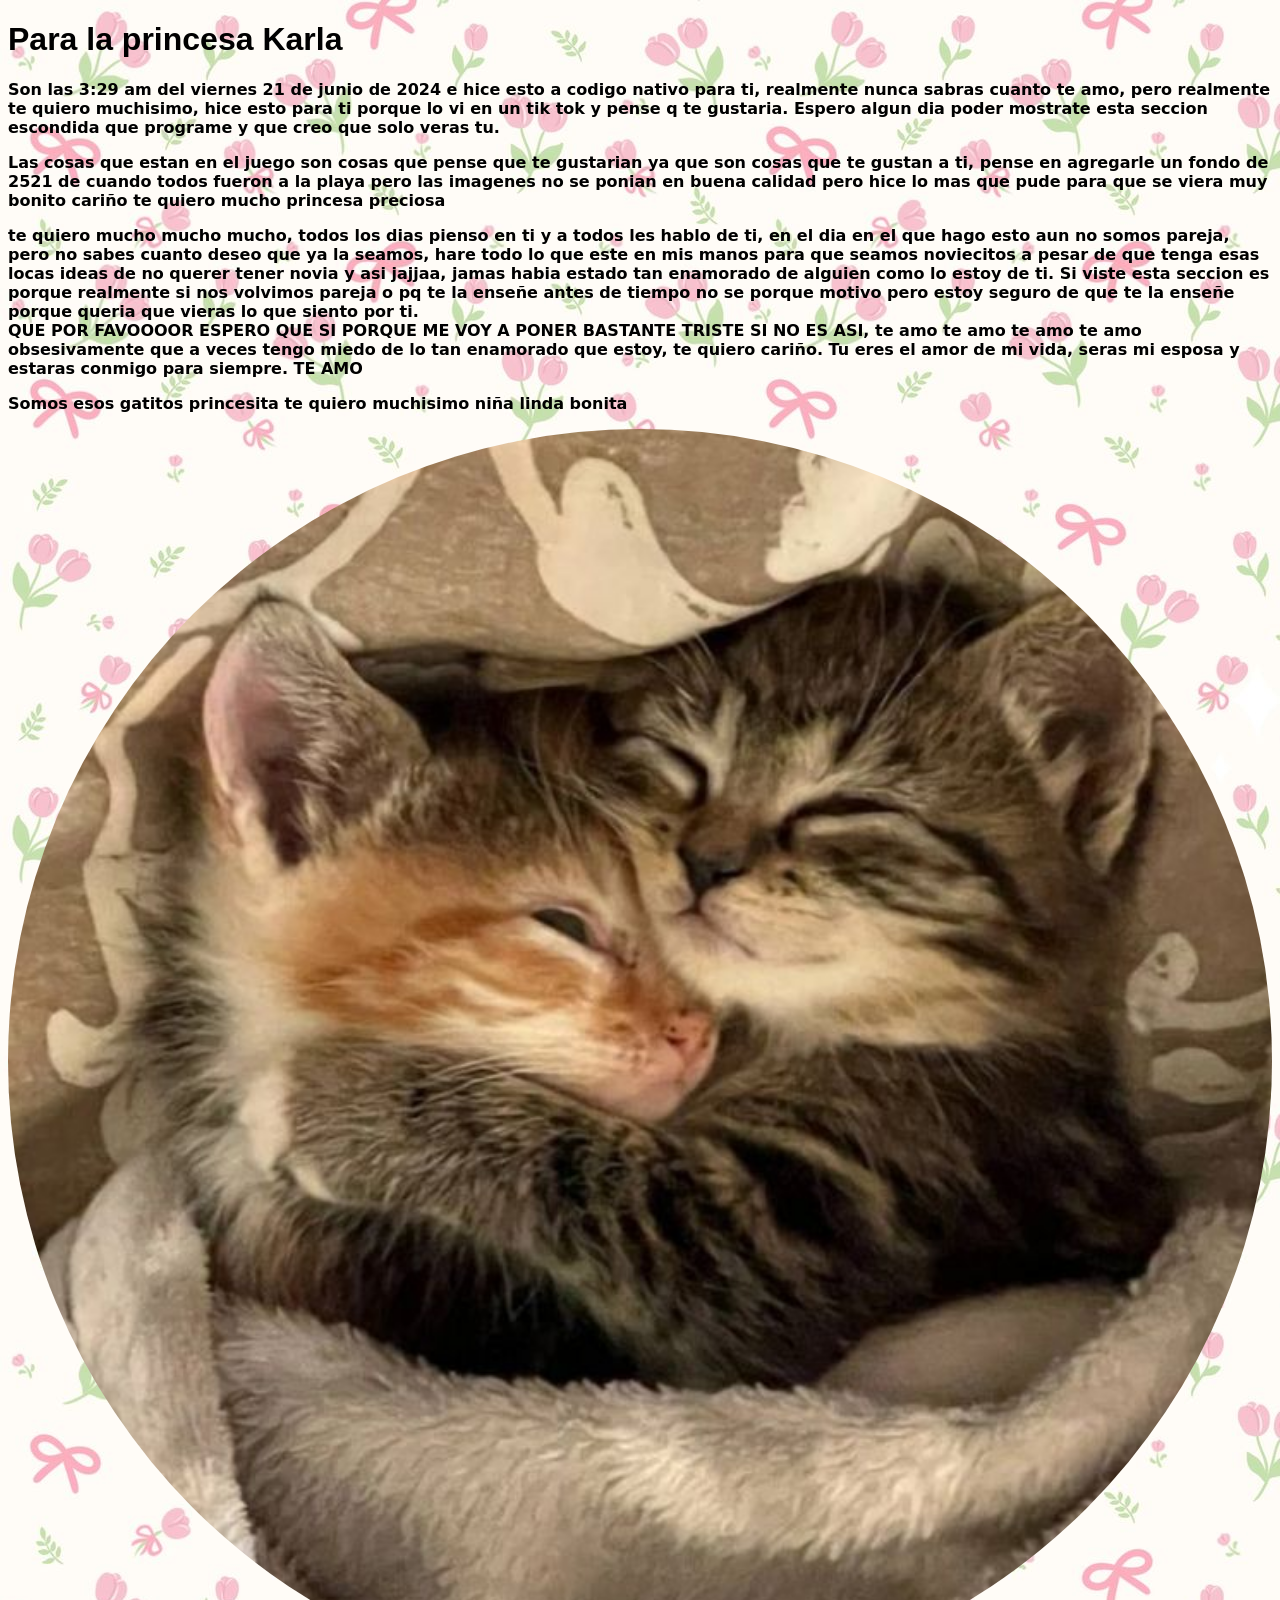
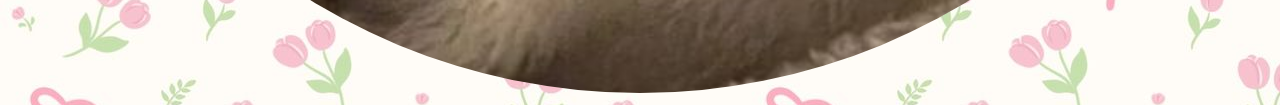
<file: karla.html>
<!DOCTYPE html>
<html lang="en">
  <head>
    <link rel="stylesheet" href="nn.css" />
    <meta charset="UTF-8" />
    <meta name="viewport" content="width=device-width, initial-scale=1.0" />
    <title>Document</title>
  </head>
  <body>
    <h1 class="c">Para la princesa Karla</h1>
    <p class="text">
      Son las 3:29 am del viernes 21 de junio de 2024 e hice esto a codigo
      nativo para ti, realmente nunca sabras cuanto te amo, pero realmente te
      quiero muchisimo, hice esto para ti porque lo vi en un tik tok y pense q
      te gustaria. Espero algun dia poder mostrate esta seccion escondida que
      programe y que creo que solo veras tu.
    </p>

    <p class="text">
      Las cosas que estan en el juego son cosas que pense que te gustarian ya
      que son cosas que te gustan a ti, pense en agregarle un fondo de 2521 de
      cuando todos fueron a la playa pero las imagenes no se ponian en buena
      calidad pero hice lo mas que pude para que se viera muy bonito cariño te
      quiero mucho princesa preciosa
    </p>

    <p class="text">
      te quiero mucho mucho mucho, todos los dias pienso en ti y a todos les
      hablo de ti, en el dia en el que hago esto aun no somos pareja, pero no
      sabes cuanto deseo que ya la seamos, hare todo lo que este en mis manos
      para que seamos noviecitos a pesar de que tenga esas locas ideas de no
      querer tener novia y asi jajjaa, jamas habia estado tan enamorado de
      alguien como lo estoy de ti. Si viste esta seccion es porque realmente si
      nos volvimos pareja o pq te la enseñe antes de tiempo no se porque motivo
      pero estoy seguro de que te la enseñe porque queria que vieras lo que
      siento por ti.
      <br />QUE POR FAVOOOOR ESPERO QUE SI PORQUE ME VOY A PONER BASTANTE TRISTE
      SI NO ES ASI, te amo te amo te amo te amo obsesivamente que a veces tengo
      miedo de lo tan enamorado que estoy, te quiero cariño. Tu eres el amor de
      mi vida, seras mi esposa y estaras conmigo para siempre. TE AMO
    </p>
    <p class="text">
      Somos esos gatitos princesita te quiero muchisimo niña linda bonita
    </p>
    <div class="gatos">
      <img src="images/gatitos.jpg" alt="" class="gatitos" />
    </div>
  </body>
</html>
</file>
<file: styles.css>
.reiniciar {
    display: none;
    position: absolute;
    top: 50%;
    left: 50%;
    transform: translate(-50%, -50%);
    padding: 10px 20px;
    font-size: 20px;
    background-color: #ffadad;
    border: none;
    cursor: pointer;
    font-family: Verdana;
    color: #fff;
  }
  
  .reiniciar:hover {
    background-color: #ff9090;
  }
  .mensaje-amor {
    display: none;
    position: absolute;
   z-index: 100000;
    width: 700px;
    height: 100%;
    transform: translate(-50%, -50%);
    padding: 10px 20px;
    font-size: 30px;
    background-color: #000000;
    color: #000000;
    font-family: Verdana;
    font-weight: bold;
    border-radius: 10px;
    text-align: center;
  }
  /* Estilo para el marcador */
.marcador {
    position: absolute;
    top: 10px; /* Ajusta la distancia desde arriba */
    right: 10px; /* Ajusta la distancia desde la derecha */
    width: 30px; /* Ancho del marcador */
    height: 30px; /* Altura del marcador */
    background-color: transparent; /* Fondo blanco */
    cursor: pointer; /* Cursor apuntador */
    z-index: 99; /* Asegura que esté sobre otros elementos, pero debajo del botón */
  }
  
  /* Estilo para el botón de redirección */
  .boton-redireccion {
    position: absolute;
    bottom: 10px; /* Ajusta la distancia desde abajo */
    right: 10px; /* Ajusta la distancia desde la derecha */
    background-color: transparent; /* Fondo transparente */
    border: none; /* Sin borde */
    color: #f5ebeb21; /* Color de texto blanco */
    font-size: 14px; /* Tamaño de fuente */
    padding: 5px 10px; /* Espaciado interno */
    cursor: pointer; /* Cursor apuntador */
    z-index: 100; /* Asegura que esté sobre otros elementos */
    display: none; /* Inicialmente oculto */
  }
</file>
<file: abarrotes-la-esquina/styles.css>
:root{--ink:#253045;--ink-dark:#121e31;--muted:#7c8796;--border:#e8e9e8;--canvas:#f8f7f3;--white:#fff;--orange:#c46e42;--orange-light:#fff2e9;--green:#2e8b6b;--green-light:#e7f5ec;--red:#c96354;--red-light:#fff0ed;--blue:#5d87b0;--blue-light:#eaf1fa;--gold:#b68b48;--shadow:0 9px 26px rgba(27,37,52,.025);font-family:-apple-system,BlinkMacSystemFont,'Helvetica Neue',Arial,sans-serif; color-scheme:light}*{box-sizing:border-box}body{margin:0;color:var(--ink);background:var(--canvas);font-size:14px;-webkit-font-smoothing:antialiased}button,input,select{font:inherit}button{cursor:pointer}button:focus-visible,input:focus-visible,select:focus-visible{outline:3px solid #a6cae8;outline-offset:2px}svg{width:18px;height:18px;fill:none;stroke:currentColor;stroke-width:1.7;stroke-linecap:round;stroke-linejoin:round}.svg-sprite{position:absolute;width:0;height:0;overflow:hidden}.hidden{display:none!important}.layout{display:flex;min-height:100vh}.sidebar{width:251px;flex:0 0 251px;background:#1e2938;color:#d8dee5;display:flex;flex-direction:column;min-height:100vh;position:sticky;top:0;height:100vh;padding:29px 18px 20px}.brand{display:flex;align-items:center;gap:12px;padding:0 11px 26px;border-bottom:1px solid #35404d}.brand-mark{width:40px;height:40px;background:#d9804c;border-radius:12px;display:grid;place-items:center;color:#fff}.brand-mark svg{width:23px;height:23px}.brand strong{display:block;color:#fff;font-family:Georgia,serif;font-size:23px;letter-spacing:-.9px}.brand small{font-size:9px;font-weight:750;color:#a1abb8;letter-spacing:1.35px;display:block;margin-top:1px}.workspace{margin:25px 2px 25px;padding:12px 10px;border:1px solid #425060;border-radius:12px;display:flex;align-items:center;gap:10px;background:#283444}.workspace .avatar{width:35px;height:35px;border-radius:10px;background:#c87d4a;color:white;font-size:12px;font-weight:850;display:grid;place-items:center}.workspace strong{font-size:11.5px;font-weight:700;display:block;color:#f2f5f7;white-space:nowrap}.workspace small{font-size:10px;color:#aab3be;display:block;margin-top:4px}.workspace-dots{margin-left:auto;color:#97a4b2;font-size:12px}.nav-label{font-size:10px;letter-spacing:1.65px;font-weight:750;color:#8793a4;padding-left:16px;margin:0 0 12px}.nav-label-bottom{margin-top:27px}.navigation{display:flex;flex-direction:column;gap:5px}.nav-link{height:44px;background:transparent;border:0;border-radius:9px;color:#b3bdc9;display:flex;align-items:center;gap:13px;padding:0 16px;text-align:left;font-size:13px;font-weight:550;transition:background .16s}.nav-link svg{width:18px;height:18px}.nav-link:hover{background:#2d3a49;color:white}.nav-link.selected{background:#37485b;color:#fff;font-weight:700}.nav-link.selected svg{color:#e4a578}.nav-count{margin-left:auto;background:#634342;color:#ffd2b4;border-radius:7px;min-width:23px;height:21px;display:grid;place-items:center;font-size:11px;font-weight:800}.sidebar-bottom{margin-top:auto}.local-card{border-radius:11px;background:#2b3848;padding:15px 15px 13px;color:#e8eef1;position:relative}.local-card strong{font-size:12px;display:block;padding-left:17px}.local-dot{position:absolute;background:#64c898;width:8px;height:8px;border-radius:50%;top:19px;left:15px;box-shadow:0 0 0 4px #64c89820}.local-card p{font-size:11px;line-height:1.55;color:#afbec9;margin:7px 0 0}.sidebar-foot{font-size:9px;letter-spacing:.9px;color:#8190a0;text-align:center;margin-top:23px}.main{flex:1;min-width:0}.topbar{height:77px;background:#fff;border-bottom:1px solid #ecece9;display:flex;align-items:center;justify-content:space-between;padding:0 43px}.crumbs{font-size:10px;font-weight:800;color:#98a1a8;letter-spacing:1.4px}.crumbs span{color:#c8cbd0;margin:0 9px}.crumbs strong{color:#455467;letter-spacing:0;font-size:12px;text-transform:none}.top-actions{display:flex;align-items:center;gap:24px}.demo-pill{border:1px solid #ecdcc9;background:#fff8ef;color:#946844;padding:7px 10px;border-radius:24px;font-size:9px;letter-spacing:.7px;font-weight:850;white-space:nowrap}.demo-circle{display:inline-block;width:6px;height:6px;background:#c88a49;border-radius:50%;margin-right:6px;vertical-align:1px}.top-date{font-size:12px;color:#657484;font-weight:570}.top-avatar{display:grid;place-items:center;width:31px;height:31px;border-radius:10px;background:#edf0f4;font-size:11px;font-weight:800;color:#516477}.content{padding:39px 42px 60px;max-width:1590px;margin:0 auto}.page{display:none}.page.current{display:block}.page-header{display:flex;align-items:center;justify-content:space-between;gap:24px;margin-bottom:29px}.eyebrow{color:var(--orange);font-size:10px;letter-spacing:2px;font-weight:850}.page-header h1{font-family:Georgia,'Times New Roman',serif;font-weight:650;font-size:35px;letter-spacing:-1.3px;line-height:1.15;margin:12px 0 9px;color:#233247}.page-header p{color:#7d8996;margin:0;font-size:13px}.wave{font-family:-apple-system,sans-serif;color:#d59a61;font-weight:500;font-size:27px}.button-primary,.button-secondary,.button-quiet{border:0;border-radius:9px;display:inline-flex;align-items:center;justify-content:center;gap:9px;min-height:40px;padding:0 17px;font-weight:720;font-size:12px;white-space:nowrap}.button-primary{background:#bd7048;color:white;box-shadow:0 3px 7px #bd70481a}.button-primary:hover{background:#a85e38}.button-primary:disabled{opacity:.45;cursor:not-allowed}.button-primary svg{width:15px;height:15px}.button-secondary{background:#fff;border:1px solid #e4e5e3;color:#35435a}.button-secondary:hover{border-color:#c6cece;background:#fafcfc}.button-secondary svg,.button-quiet svg{width:15px;height:15px}.button-quiet{background:#fff;color:#bd7048;border:1px solid #f0dcd0}.button-quiet:hover{background:#fff8f3}.notice{min-height:82px;border:1px solid #f2ddc7;background:#fff8ec;display:flex;align-items:flex-start;gap:14px;padding:17px 17px 15px;border-radius:11px;margin-bottom:22px}.notice-symbol{border-radius:10px;width:31px;height:31px;background:#f4e1c1;color:#bf7d38;display:grid;place-items:center;flex:0 0 31px}.notice-symbol svg{width:17px}.notice strong{font-size:13px;display:block;color:#6d563b}.notice p{font-size:11px;line-height:1.55;color:#9b876e;margin:5px 0 0}.notice-close{margin-left:auto;border:0;background:transparent;color:#b2a38f;padding:2px}.notice-close svg{width:15px}.stats-grid{display:grid;grid-template-columns:repeat(4,minmax(0,1fr));gap:16px;margin-bottom:20px}.stat-card{background:#fff;border:1px solid #eaece9;border-radius:12px;padding:19px 20px 18px;min-height:138px;box-shadow:var(--shadow)}.stat-top{color:#788598;font-size:12px;font-weight:600;display:flex;align-items:center;justify-content:space-between;gap:8px}.stat-ico{height:32px;width:32px;border-radius:9px;display:grid;place-items:center}.stat-ico svg{width:17px}.stat-ico.gold{color:#bb8a4a;background:#fdf3e2}.stat-ico.green{color:#338b71;background:#e9f5ee}.stat-ico.red{color:#c66d5a;background:#fbece9}.stat-ico.blue{color:#608ab5;background:#edf3fa}.stat-card>strong{display:block;font-size:27px;font-weight:780;letter-spacing:-.8px;color:#26364b;margin:7px 0 4px}.stat-card p{margin:0;color:#a1aab3;font-size:11px}.dashboard-grid{display:grid;grid-template-columns:minmax(0,1.52fr) minmax(300px,.92fr);gap:18px;margin-bottom:18px}.panel{background:#fff;border:1px solid var(--border);border-radius:12px;box-shadow:var(--shadow);overflow:hidden}.panel-head{display:flex;align-items:flex-start;justify-content:space-between;padding:21px 22px 9px;gap:12px}.panel-head h2{font-size:15px;font-weight:780;color:#2a394e;margin:0 0 7px}.panel-head p{font-size:11px;color:#95a0ab;margin:0}.small-tag{font-size:10px;color:#9eacb8;font-weight:800;background:#f4f6f7;border-radius:7px;padding:6px 9px}.chart{height:210px;padding:19px 24px 5px;display:flex;align-items:flex-end;gap:21px}.chart-group{display:flex;flex:1;height:100%;flex-direction:column;align-items:center;justify-content:flex-end;gap:9px}.chart-bar-wrap{height:157px;width:100%;display:flex;align-items:flex-end;justify-content:center;position:relative;border-bottom:1px dashed #e6eaeb}.chart-bar{width:min(41px,62%);min-height:4px;border-radius:8px 8px 0 0;background:#dfc5ae;transition:height .3s}.chart-bar.is-current{background:#bb7957}.chart-day{font-size:10px;color:#98a4ad;font-weight:670}.chart-money{position:absolute;top:-20px;font-size:9px;white-space:nowrap;color:#8d6e56;font-weight:700}.chart-foot{display:flex;justify-content:space-between;padding:15px 25px 18px;border-top:1px solid #f3f4f4;color:#94a0a9;font-size:10px}.legend-dot{display:inline-block;width:8px;height:8px;border-radius:3px;background:#bd7956;margin-right:6px}.link-button{display:inline-flex;align-items:center;gap:5px;border:0;background:transparent;color:#b56a42;font-size:11px;font-weight:800;padding:4px}.link-button svg{width:13px;height:13px}.low-list{padding:3px 21px 11px}.low-item{display:flex;align-items:center;gap:11px;padding:10px 2px;border-bottom:1px solid #f0f1f1}.low-item:last-child{border-bottom:0}.product-icon{width:35px;height:35px;border-radius:10px;background:#f1f0eb;color:#746c65;display:grid;place-items:center;font-family:Georgia,serif;font-size:16px;flex:0 0 35px}.low-item .low-name{font-size:11.4px;font-weight:750;color:#3e4a5b}.low-item small{display:block;font-size:10px;color:#a1aab4;margin-top:5px}.low-qty{margin-left:auto;background:#fff2ee;color:#bb6555;border-radius:6px;padding:6px 8px;font-size:10px;font-weight:800}.panel-bottom{border-top:1px solid #f0f1f1;padding:11px 22px 15px}.bottom-grid{display:grid;grid-template-columns:minmax(0,1.52fr) minmax(300px,.92fr);gap:18px}.recent-sales{padding:6px 22px 16px}.recent-item{display:flex;gap:10px;align-items:center;padding:12px 0;border-bottom:1px solid #f2f3f3}.recent-item:last-child{border:0}.recent-ico{width:35px;height:35px;border-radius:10px;background:#ecf7f0;color:#479371;display:grid;place-items:center}.recent-ico svg{width:17px}.recent-name{font-size:12px;font-weight:730}.recent-sub{font-size:10px;margin-top:5px;color:#99a4ae}.recent-amount{margin-left:auto;font-size:12px;font-weight:800;color:#33475c}.tip-panel{border:1px solid #c9d8d3;background:#dfece6;border-radius:12px;padding:25px 24px;position:relative;overflow:hidden;min-height:230px}.tip-panel>span{font-size:9px;letter-spacing:1.6px;font-weight:850;color:#557767}.tip-panel h3{font-size:23px;font-family:Georgia,serif;letter-spacing:-.4px;line-height:1.15;max-width:250px;margin:13px 0 11px;color:#264d43}.tip-panel p{font-size:11px;line-height:1.6;max-width:290px;color:#638177}.tip-panel button{border:0;background:none;color:#367761;display:inline-flex;gap:6px;align-items:center;font-size:11px;font-weight:800;padding:0;margin-top:11px}.tip-panel button svg{width:13px}.tip-decoration{position:absolute;border:24px solid #c3ddd0;border-radius:50%;width:190px;height:190px;right:-82px;bottom:-76px;opacity:.8}.header-buttons{display:flex;align-items:center;gap:10px}.inventory-insight{display:flex;gap:15px;align-items:center;border:1px solid #e9e6e0;background:#fff;padding:16px 18px;margin-bottom:19px;border-radius:11px}.inventory-insight-icon{background:#edf3ec;border-radius:9px;width:38px;height:38px;display:grid;place-items:center;color:#5a927d}.inventory-insight strong{font-size:13px}.inventory-insight p{color:#98a3ae;font-size:11px;margin:5px 0 0}.inventory-insight .button-quiet{margin-left:auto}.inventory-panel{min-height:560px}.filters{display:flex;gap:10px;padding:17px 19px;border-bottom:1px solid #eff0f0;align-items:center}.search-field{position:relative;flex:1;min-width:180px}.search-field svg{position:absolute;left:12px;top:12px;color:#a8b0b9;width:15px}.search-field input{width:100%;border:1px solid #e6e8e8;background:#fafbf9;border-radius:8px;height:40px;padding:0 13px 0 36px;outline-color:#d8aa85;font-size:12px}.filters select,#movementFilter,#payMethod,.modal select,.modal input{height:40px;border-radius:8px;border:1px solid #e5e7e7;padding:0 10px;background:white;color:#536070;min-width:145px;font-size:12px}.filter-toggle{border:1px solid #e9e5df;background:#fffaf7;border-radius:8px;height:40px;padding:0 13px;display:flex;align-items:center;gap:8px;font-size:11px;color:#b37b59;font-weight:720}.filter-toggle[aria-pressed="true"]{background:#f6e4da;border-color:#daaf92;color:#ad5b36}.filter-toggle svg{width:14px}.table-wrap{overflow-x:auto}table{width:100%;border-collapse:collapse;text-align:left;min-width:690px}thead{background:#fafbf9}th{font-size:9px;font-weight:850;color:#8c98a4;letter-spacing:1.05px;padding:16px 18px;border-bottom:1px solid #eef0ee}td{padding:13px 18px;border-bottom:1px solid #f0f1f1;font-size:12px;color:#667587}tbody tr:hover{background:#fbfbf9}td strong{font-size:12px;color:#38495c}td small{font-size:10px;color:#a0a9b3;display:block;margin-top:4px}.name-cell{display:flex;gap:12px;align-items:center}.name-cell .product-icon{height:35px;width:35px}.stock-number{font-weight:780;color:#35455a}.status-chip{display:inline-flex;padding:6px 9px;border-radius:7px;font-size:10px;font-weight:790;white-space:nowrap}.status-chip.ok{background:#eef6f1;color:#43896a}.status-chip.low{background:#fff2e9;color:#bb734c}.status-chip.out{background:#ffebe9;color:#b45a50}.row-actions{display:flex;gap:7px;white-space:nowrap}.row-action{border:1px solid #e4e9e7;background:#fff;color:#6f7b86;border-radius:8px;padding:6px 10px;font-size:10px;font-weight:730}.row-action:hover{color:#c17145;border-color:#e9c6ae}.table-footer{display:flex;justify-content:space-between;padding:14px 20px;color:#a0a8b0;font-size:10px}.sale-badge{display:inline-flex;gap:6px;align-items:center;background:#edf1e9;padding:9px 12px;border-radius:8px;color:#6e8865;font-size:11px;font-weight:700}.sale-badge svg{width:14px}.sale-layout{display:grid;grid-template-columns:minmax(0,1fr) 310px;gap:18px;align-items:start}.sell-catalog{min-height:620px}.sale-filter{padding-top:11px}.sale-filter select{min-width:154px}.sell-grid{padding:20px;display:grid;grid-template-columns:repeat(3,minmax(0,1fr));gap:12px}.sell-card{border:1px solid #edece9;border-radius:11px;padding:15px;min-height:154px;display:flex;flex-direction:column;background:#fff}.sell-card>div:first-child{display:flex;align-items:flex-start;justify-content:space-between;gap:8px}.sell-card .product-icon{background:#f5f0e9}.sell-card .tag{font-size:9px;color:#95a1aa;font-weight:750}.sell-card strong{font-size:12px;line-height:1.4;color:#324255;display:block;margin:11px 0 5px}.sell-card small{font-size:10px;color:#98a5a9}.sell-card-bottom{margin-top:auto;display:flex;align-items:center;justify-content:space-between;padding-top:12px}.sell-card-bottom .price{font-size:14px;font-weight:800;color:#3c4a60}.square-add{width:28px;height:28px;background:#b97a53;border:0;color:white;border-radius:7px;display:grid;place-items:center}.square-add:disabled{background:#d9d8d5;cursor:not-allowed}.square-add svg{width:15px}.ticket{position:sticky;top:92px}.ticket-heading{padding:21px 19px 19px;border-bottom:1px dashed #e6e8e8;display:flex;align-items:center;justify-content:space-between}.ticket-number{font-size:9px;letter-spacing:1.3px;font-weight:850;color:#b88a67}.ticket-heading h2{font-size:17px;margin:8px 0 0}.ticket-cart{width:35px;height:35px;background:#f6eee7;border-radius:9px;color:#ad7a55;display:grid;place-items:center}.ticket-cart svg{width:19px}.cart-items{padding:10px 20px;min-height:205px;max-height:290px;overflow:auto}.empty-cart{text-align:center;padding:40px 8px}.empty-cart svg{width:38px;height:38px;color:#dbd7d1}.empty-cart h3{font-size:12px;color:#627183;margin:11px 0 5px}.empty-cart p{font-size:11px;color:#a9b1b8;line-height:1.55}.cart-line{display:flex;gap:8px;padding:12px 0;border-bottom:1px solid #f2f2ef}.cart-line-detail{flex:1}.cart-line strong{font-size:11px;color:#3c4b5d}.cart-line small{color:#9aa6ae;font-size:10px;display:block;margin-top:4px}.qty-control{display:flex;align-items:center;gap:9px;margin-top:7px}.qty-control button{border:1px solid #e6e6e3;border-radius:6px;background:#fff;height:22px;width:22px;font-weight:750;color:#536373}.qty-control span{font-size:11px;font-weight:750;color:#556372}.cart-line-price{font-size:11px;font-weight:800;color:#34435b;white-space:nowrap}.ticket-total{padding:19px 19px 21px;border-top:1px dashed #e3e6e8}.ticket-subline{display:flex;justify-content:space-between;font-size:11px;color:#9aa4ad;margin-bottom:14px}.ticket-subline strong{font-weight:780;color:#59677a}.ticket-subline.grand{align-items:center;margin:17px 0;padding-top:17px;border-top:1px solid #e8eae8;color:#39475b;font-size:13px;font-weight:800}.ticket-subline.grand strong{font-size:23px;color:#243249}.field-label{font-size:10px;font-weight:850;color:#7f8c9d;display:block;margin-bottom:8px}.ticket-total #payMethod{width:100%;margin-bottom:15px}.wide{width:100%}.ticket-total p{font-size:10px;color:#a5aeb5;text-align:center;line-height:1.55}.movement-insight{padding:15px;border:1px solid #e3e6d8;border-radius:10px;background:#f2f5eb;color:#66766c;font-size:12px;line-height:1.5;display:flex;align-items:center;gap:13px;margin-bottom:19px}.step-dot{display:grid;place-items:center;background:#dde6d5;color:#5a875d;border-radius:50%;height:22px;width:22px;flex:0 0 22px;font-style:italic;font-family:Georgia,serif;font-size:15px}.movements-list{padding:4px 23px 18px}.movement-row{display:flex;align-items:center;gap:13px;padding:18px 0;border-bottom:1px solid #f0f1f1}.movement-row:last-child{border:0}.movement-icon{width:42px;height:42px;border-radius:12px;background:#ecf4ec;color:#4d9677;display:grid;place-items:center}.movement-icon.out{background:#fff1eb;color:#c47654}.movement-row strong{font-size:12px;color:#394b5d;display:block}.movement-row small{font-size:11px;color:#a0aab4;display:block;margin-top:6px}.movement-meta{margin-left:auto;text-align:right}.movement-meta .change{font-size:14px;font-weight:800;color:#418966}.movement-meta .change.negative{color:#bb7556}.movement-meta small{font-size:10px}.howto{display:grid;grid-template-columns:repeat(2,minmax(0,1fr));gap:17px;margin:5px 0 19px}.how-step{background:#fff;border:1px solid #e9eae8;border-radius:12px;padding:26px;min-height:209px}.how-index{font-size:11px;font-weight:850;color:#bc8056;background:#faecdf;border-radius:7px;padding:7px 10px;display:inline-flex}.how-step h2{font-size:20px;font-family:Georgia,serif;color:#2c4054;margin:19px 0 10px}.how-step p{font-size:12px;color:#7b8996;line-height:1.85;margin:0}.how-step p strong{color:#5b6c7e}.help-two{display:grid;grid-template-columns:1fr 1fr;gap:17px}.help-note{padding:24px 26px}.help-note h2{font-size:17px;margin:0 0 12px}.help-note p{font-size:12px;line-height:1.75;color:#85929d}.help-note .danger{margin-top:5px;border-color:#e9d3cc;color:#b06d59}.modal-backdrop{position:fixed;z-index:50;inset:0;background:#142135aa;display:flex;align-items:center;justify-content:center;padding:22px}.modal{width:min(580px,100%);max-height:min(780px,95vh);overflow:auto;border-radius:16px;background:#fff;box-shadow:0 25px 80px #0e1e2c55}.modal-head{display:flex;align-items:center;justify-content:space-between;padding:27px 29px 18px;border-bottom:1px solid #f0f1ee}.modal-head h2{font-family:Georgia,serif;margin:7px 0 0;font-size:25px;font-weight:600}.icon-button{border:0;background:#f5f5f2;border-radius:9px;height:34px;width:34px;display:grid;place-items:center;color:#8c9aa7}.modal-form{padding:21px 29px 28px}.form-grid{display:grid;grid-template-columns:1fr 1fr;gap:17px}.form-field{display:flex;flex-direction:column;gap:7px}.form-field.wide-field{grid-column:1/-1}.form-field label{font-size:11px;font-weight:780;color:#697b87}.modal input,.modal select{width:100%;height:42px}.form-hint{font-size:11px;color:#8f9a9c;background:#f5f7f6;border-radius:8px;padding:11px;line-height:1.55;margin:17px 0}.form-error{font-size:11px;color:#b75447;margin:10px 0;min-height:0}.modal-actions{display:flex;gap:10px;justify-content:flex-end;margin-top:23px}.toast{position:fixed;z-index:60;bottom:26px;right:26px;border-radius:11px;background:#2a463b;color:#f5fffa;padding:14px 19px;max-width:410px;box-shadow:0 12px 30px #111c2355;font-size:12px;font-weight:700;line-height:1.5;transform:translateY(110px);opacity:0;pointer-events:none;transition:.2s}.toast.show{opacity:1;transform:translateY(0)}.empty-state{padding:38px;color:#a0a8aa;text-align:center;font-size:12px}.footer-note{font-size:11px;color:#82929b}.receipt-highlight{background:#ebf6ee;border-radius:9px;padding:14px 15px;color:#3d8060;font-weight:750;line-height:1.7}
@media(max-width:1260px){.content{padding:32px 27px}.topbar{padding:0 27px}.sidebar{width:219px;flex-basis:219px}.stats-grid{grid-template-columns:repeat(2,minmax(0,1fr))}.sell-grid{grid-template-columns:repeat(2,minmax(0,1fr))}.dashboard-grid,.bottom-grid{grid-template-columns:1fr 320px}}@media(max-width:1060px){.dashboard-grid,.bottom-grid{grid-template-columns:1fr}.sale-layout{grid-template-columns:minmax(0,1fr)}.ticket{position:static}.stats-grid{grid-template-columns:repeat(2,1fr)}.low-list{display:grid;grid-template-columns:1fr 1fr;gap:0 16px}}@media(max-width:760px){.layout{display:block}.sidebar{height:auto;min-height:0;position:static;width:100%;padding:12px 15px}.brand{padding:0 5px 10px;border-bottom:0}.brand strong{font-size:19px}.workspace,.nav-label,.nav-label-bottom,.sidebar-bottom{display:none}.navigation{display:flex;flex-direction:row;gap:5px;overflow:auto;padding:6px 0}.nav-link{padding:0 12px;height:38px;white-space:nowrap;font-size:11px}.main{width:100%}.topbar{height:58px;padding:0 17px}.top-date,.top-avatar{display:none}.demo-pill{font-size:8px}.content{padding:27px 16px 40px}.page-header{align-items:flex-start;flex-wrap:wrap}.page-header h1{font-size:29px}.stats-grid{gap:10px}.stat-card{padding:14px;min-height:125px}.stat-card>strong{font-size:23px}.chart{gap:7px}.low-list{display:block}.header-buttons{width:100%;flex-wrap:wrap}.filters{flex-wrap:wrap}.filters .search-field{width:100%;flex-basis:100%}.filters select{flex:1}.sell-grid{grid-template-columns:repeat(2,1fr);gap:9px;padding:12px}.howto,.help-two{grid-template-columns:1fr}.form-grid{grid-template-columns:1fr}.top-actions{gap:8px}.table-footer{gap:15px;flex-wrap:wrap}}
</file>
<file: tecnonorte-pia/style.css>
:root{font-family:-apple-system,BlinkMacSystemFont,'Segoe UI',Arial,sans-serif;color:#192638;background:#f8f8f5;--navy:#131f30;--deep:#101b2a;--ink:#1a2b3e;--muted:#6d7d89;--coral:#e47a61;--orange:#ef8b6b;--mint:#b8e5d6;--line:#e3e7e4;--cream:#f8f8f5;--white:#fff;font-synthesis:none}*{box-sizing:border-box}html{scroll-behavior:smooth;scroll-padding-top:92px}body{margin:0;min-width:320px}button,input,textarea{font:inherit}a{color:inherit;text-decoration:none}button{cursor:pointer}svg{width:21px;height:21px;fill:none;stroke:currentColor;stroke-width:1.6;stroke-linejoin:round;stroke-linecap:round;flex-shrink:0}button:focus-visible,a:focus-visible,input:focus-visible,textarea:focus-visible,summary:focus-visible{outline:3px solid #e39d78;outline-offset:4px}.icon-defs{position:absolute;width:0;height:0;overflow:hidden}.container{max-width:1320px;margin:0 auto;padding-left:45px;padding-right:45px}.announcement{height:33px;background:#e7a085;color:#251f23;display:flex;align-items:center;justify-content:center;text-align:center;gap:14px;font-size:9px;font-weight:850;letter-spacing:1.65px}.announcement .dot{width:5px;height:5px;border-radius:50%;background:#4b5543}.header{height:85px;display:flex;align-items:center;padding:0 max(45px,calc((100vw - 1230px)/2));background:rgba(248,248,245,.97);border-bottom:1px solid #e8eae5;position:sticky;top:0;z-index:15;backdrop-filter:blur(14px)}.brand{display:flex;align-items:center;gap:13px;min-width:245px}.brand-icon{width:45px;height:45px;display:flex;align-items:center;justify-content:center;background:#172639;color:#fff;font-weight:900;border-radius:12px;letter-spacing:-1.5px;font-size:17px}.brand-icon span,.footer-brand>span{color:#e78c71}.brand-words strong{display:block;font-size:20px;letter-spacing:-.85px;font-weight:820}.brand-words small{display:block;margin-top:3px;color:#808b97;font-size:9px;letter-spacing:2.1px;font-weight:820}.nav{display:flex;gap:36px;justify-content:center;flex:1}.nav a{color:#586777;font-size:12px;font-weight:670;white-space:nowrap;transition:.2s}.nav a:hover{color:#d57056}.header-actions{display:flex;align-items:center;gap:10px}.bag-button{height:42px;padding:0 13px;border-radius:9px;border:1px solid #d8dcd8;background:#fff;display:flex;align-items:center;gap:9px;font-size:12px;font-weight:750;color:#2a394a;white-space:nowrap}.bag-button svg{width:17px}.bag-button:hover{border-color:#e5b294}.cart-count{height:21px;min-width:21px;padding:0 4px;display:grid;place-items:center;background:#efeee7;color:#354052;border-radius:5px;font-size:11px}.mobile-menu{display:none;background:transparent;border:0}.hero{min-height:640px;display:grid;grid-template-columns:1.05fr .95fr;gap:2%;align-items:center;padding-top:58px;padding-bottom:66px}.hero-copy{position:relative;z-index:1}.eyebrow{font-size:10px;color:#b1644d;letter-spacing:2.05px;font-weight:850;display:flex;align-items:center;gap:10px}.mini-line{height:2px;width:24px;background:currentColor;display:inline-block}.hero h1,h2{font-family:Georgia,'Times New Roman',serif;font-weight:500;letter-spacing:-2.1px}.hero h1{font-size:clamp(47px,4.5vw,72px);line-height:1.08;margin:23px 0 22px;color:#152338}.hero h1 em,.section-top h2 em,.about-left h2 em{font-style:italic;color:#c87659}.hero-copy>p{max-width:544px;color:#74818c;font-size:15px;line-height:1.87;margin-bottom:29px}.hero-actions{display:flex;align-items:center;gap:28px}.button{display:inline-flex;gap:16px;align-items:center;justify-content:center;border:0;border-radius:8px;padding:0 23px;min-height:49px;font-size:13px;font-weight:800;white-space:nowrap;transition:.2s}.button-primary{background:#16283a;color:#fff;box-shadow:0 9px 20px #182a3819}.button-primary:hover{background:#344659;transform:translateY(-1px)}.button svg{width:17px}.text-link{font-size:12px;font-weight:800;display:inline-flex;gap:9px;align-items:center;color:#a6654e}.text-link svg{height:15px;width:15px}.hero-facts{display:flex;flex-wrap:wrap;gap:21px;margin-top:45px;color:#697987;font-size:11px;font-weight:700}.hero-facts span{display:flex;align-items:center;gap:7px;white-space:nowrap}.hero-facts svg{width:15px;height:15px;color:#4d9e8b}.hero-visual{height:510px;background:#e9e9df;border-radius:19px;position:relative;overflow:hidden;background:radial-gradient(circle at 67% 55%,#e0e5d9 0,#ebece4 59%,#e6e7df 100%);border:1px solid #e0e1d8}.hero-visual:before{content:"";position:absolute;width:350px;height:350px;border-radius:50%;background:rgba(255,255,255,.42);top:46px;left:94px}.orbit{position:absolute;border-radius:50%;border:1px solid #c5cfc7;opacity:.6}.orbit-1{width:485px;height:485px;right:-95px;top:-43px}.orbit-2{width:310px;height:310px;right:30px;top:52px}.desk{position:absolute;top:124px;left:18%;width:64%;z-index:2;filter:drop-shadow(0 26px 21px rgba(30,54,65,.12))}.display{height:237px;background:#203449;border:10px solid #253a49;border-bottom-width:17px;border-radius:13px 13px 9px 9px;color:#fff}.display-bar{height:25px;background:#182b3e;border-bottom:1px solid #3d5060;display:flex;align-items:center;gap:6px;padding:0 11px}.display-bar span{height:6px;width:6px;border-radius:50%;background:#d68c72;opacity:.75}.display-bar span:nth-child(2){background:#e4c18b}.display-bar span:nth-child(3){background:#81b6a5}.display-head{display:flex;align-items:center;gap:10px;padding:15px 15px 12px}.display-head>i{height:28px;width:28px;background:#68a4a2;border-radius:7px}.display-head div{display:flex;flex-direction:column;gap:4px}.display-head b{font-size:9px}.display-head div span{font-size:7px;color:#9daebe}.display-head strong{margin-left:auto;font-size:6px;background:#326456;color:#c3f5d9;padding:5px 7px;border-radius:4px;letter-spacing:.7px}.display-metrics{display:flex;gap:10px;padding:0 15px}.display-metrics div{background:#2b4053;padding:11px 13px;border-radius:6px;flex:1;display:flex;flex-direction:column;gap:4px}.display-metrics small{font-size:7px;color:#c1cad0}.display-metrics strong{font-size:21px;color:#f4f5ef;letter-spacing:-.5px}.display-metrics span{font-size:6.5px;color:#90adae}.display-graph{height:40px;margin:10px 16px 0;display:flex;align-items:flex-end;gap:8px;border-bottom:1px solid #42536a}.display-graph i{height:20%;flex:1;background:#64b39d;border-radius:2px 2px 0 0}.display-graph i:nth-child(2){height:33%}.display-graph i:nth-child(3){height:29%}.display-graph i:nth-child(4){height:51%}.display-graph i:nth-child(5){height:47%}.display-graph i:nth-child(6){height:80%}.display-graph i:nth-child(7){height:73%}.monitor-base{height:46px;width:55px;background:linear-gradient(90deg,#69747c,#8a969a,#646e78);margin:auto;clip-path:polygon(22% 0,78% 0,90% 100%,10% 100%)}.monitor-foot{height:7px;width:130px;background:#677882;margin:auto;border-radius:5px 5px 1px 1px}.floating-tag{position:absolute;z-index:4;display:flex;align-items:center;gap:10px;padding:12px 15px;background:#fff;border:1px solid #e4e7df;box-shadow:0 12px 30px #25354317;border-radius:11px}.floating-tag b{font-size:11px;color:#294253;display:block}.floating-tag small{font-size:9px;color:#849296;display:block;margin-top:4px}.tag-top{right:17px;top:77px}.tag-bottom{left:18px;bottom:73px}.tag-icon{height:34px;width:34px;display:grid;place-items:center;border-radius:9px}.tag-icon svg{height:18px;width:18px}.tag-icon.green{background:#e2f2eb;color:#3e8a69}.tag-icon.peach{background:#f9e8e0;color:#c26c49}.hero-caption{position:absolute;right:19px;bottom:16px;font-size:8px;font-weight:800;letter-spacing:1px;color:#9ba59b}.trust-strip{background:#eff0ea;border-top:1px solid #e7e8e1;border-bottom:1px solid #e7e8e1}.trust-inner{height:80px;display:flex;align-items:center;justify-content:space-between;gap:15px}.trust-inner>span:first-child{color:#88948e;font-size:9px;font-weight:850;letter-spacing:1.8px}.trust-inner strong{color:#73847e;font-size:11px;letter-spacing:1.1px;font-weight:850;white-space:nowrap}.trust-separator{height:20px;width:1px;background:#d2d9d1}.catalog-section{padding-top:98px;padding-bottom:102px}.section-top{display:flex;gap:50px;justify-content:space-between;align-items:flex-end;margin-bottom:40px}.section-top h2,.about-left h2{font-size:clamp(35px,3.3vw,52px);line-height:1.13;margin:19px 0 0;max-width:720px}.section-top>p{max-width:350px;color:#82909a;font-size:13px;line-height:1.8;margin:0 0 3px}.catalog-grid{display:grid;grid-template-columns:repeat(3,minmax(0,1fr));gap:20px}.product-card{border:1px solid #e1e5e0;background:#fff;border-radius:14px;overflow:hidden;display:flex;flex-direction:column;min-width:0;box-shadow:0 9px 30px #2d433209;transition:transform .2s,border-color .2s}.product-card:hover{transform:translateY(-4px);border-color:#cddbd3}.product-art{height:200px;display:grid;place-items:center;position:relative;overflow:hidden}.product-art.pc{background:#e4ebe9}.product-art.net{background:#e8e6e1}.product-art.maint{background:#ece5df}.product-art:after{content:"";width:260px;height:260px;border-radius:50%;border:1px solid #fff9;position:absolute;top:-80px;right:-50px}.product-art small{position:absolute;top:17px;left:17px;background:#fff9;border-radius:5px;padding:6px 9px;font-size:10px;color:#5d6c70;font-weight:850;letter-spacing:1px;z-index:2}.product-art svg{width:67%;height:145px;position:relative;z-index:1;stroke-width:1.6}.product-card-body{padding:22px 23px 20px;flex:1;display:flex;flex-direction:column}.product-kicker{color:#c47f62;letter-spacing:1.45px;font-size:9px;font-weight:850}.product-card h3{font-family:Georgia,serif;font-size:25px;font-weight:500;letter-spacing:-.55px;margin:10px 0}.product-card p{font-size:12px;line-height:1.73;color:#82909a;min-height:66px;margin:0 0 11px}.spec-tags{display:flex;gap:7px;flex-wrap:wrap}.spec-tags span{font-size:9px;color:#556c74;background:#f1f5f3;padding:6px 8px;border-radius:5px;font-weight:750}.product-bottom{margin-top:auto;padding-top:23px;border-top:1px solid #ecede9;display:flex;justify-content:space-between;align-items:flex-end;gap:12px}.product-bottom small{display:block;font-size:9px;color:#9caaa9;margin-bottom:6px}.product-bottom strong{font-size:26px;letter-spacing:-.8px;color:#1d3445}.card-actions{display:flex;gap:7px}.card-actions button{height:36px;border-radius:6px;font-size:11px;font-weight:850}.more-btn{border:1px solid #e2e5e3;background:white;color:#566c7a;padding:0 10px}.select-btn{background:#203447;color:#fff;border:1px solid #203447;padding:0 11px}.select-btn:hover{background:#3b596a}.catalog-note{display:flex;align-items:flex-start;gap:12px;border:1px solid #e3e7db;background:#f1f3ec;border-radius:9px;padding:18px 20px;margin-top:24px}.catalog-note>svg{color:#5b887d;width:22px;margin-top:2px}.catalog-note strong{display:block;color:#496058;font-size:12px;margin-bottom:5px}.catalog-note span{color:#798984;font-size:11px;line-height:1.6;display:block}.value-section{background:#162538;color:#fff;padding:97px 0 104px;position:relative;overflow:hidden}.value-section:after{content:"";position:absolute;border:1px solid #fff1;border-radius:50%;width:600px;height:600px;right:-290px;top:-200px}.section-top.small-top{position:relative;z-index:1}.value-section .section-top h2{color:white}.value-section .section-top h2 em{color:#f3b199}.value-section .section-top>p{color:#aec0c6}.eyebrow.light{color:#e5a78d}.steps{display:grid;grid-template-columns:repeat(3,1fr);gap:29px;position:relative;z-index:1}.steps article{border-top:1px solid #495766;padding-top:26px}.step-number{font-size:43px;color:#e7aa8e;font-family:Georgia,serif;font-style:italic}.step-number span{display:inline-block;margin-left:13px;width:55px;height:1px;background:#70828a;vertical-align:middle}.steps h3{font-size:20px;font-weight:690;letter-spacing:-.4px;margin:15px 0 12px}.steps p{font-size:13px;color:#a7b8c5;line-height:1.82;max-width:330px}.about-section{padding-top:105px;padding-bottom:104px;display:grid;grid-template-columns:1.04fr .96fr;gap:9%;align-items:center}.about-left h2{margin-bottom:25px}.about-left>p{font-size:13px;line-height:1.95;color:#788994}.about-left>p strong{color:#334b5a}.about-meta{margin-top:28px;display:flex;gap:24px;flex-wrap:wrap}.about-meta span{font-size:11px;color:#608b80;font-weight:850;display:flex;gap:8px;align-items:center}.about-meta svg{height:17px;width:17px}.about-card{min-height:397px;background:#e6eee8;padding:39px 43px;border-radius:14px;position:relative}.about-card:after{content:"";border:1px solid #cadecf;border-radius:50%;width:260px;height:260px;position:absolute;right:-70px;bottom:-120px}.about-card-label{font-size:10px;letter-spacing:1.7px;color:#5f847c;font-weight:800}.quote-mark{font-family:Georgia,serif;font-size:88px;line-height:1;color:#b8d3c6;height:78px;margin-top:26px}.about-card blockquote{font:italic 27px/1.46 Georgia,serif;margin:0 0 25px;max-width:390px;color:#244438;position:relative;z-index:2}.signature{font-size:12px;color:#718f83;font-weight:700}.faq-section{padding-bottom:112px}.faq-list{border-top:1px solid #dfe5e0;max-width:1000px}.faq-list details{border-bottom:1px solid #dfe5e0;padding:0 4px}.faq-list summary{font-size:16px;font-weight:730;color:#274054;list-style:none;display:flex;justify-content:space-between;align-items:center;padding:22px 0;cursor:pointer}.faq-list summary::-webkit-details-marker{display:none}.faq-list summary span{font-size:23px;font-weight:400;color:#c5775b}.faq-list details[open] summary span{transform:rotate(45deg)}.faq-list details p{font-size:13px;color:#7a8a95;line-height:1.85;max-width:840px;margin:-3px 0 26px}.footer{background:#152333;color:#e7edf0;padding-top:65px}.footer-grid{display:grid;grid-template-columns:1.7fr .8fr 1fr;gap:40px;padding-bottom:54px}.footer-brand{font-size:20px;font-weight:850;letter-spacing:-1px;color:#f8f8f2}.footer-brand strong{margin-left:10px;font-size:20px}.footer-grid p{font-size:12px;color:#9eaeb9;line-height:1.8;max-width:270px}.footer-grid h4{color:#e9edf0;font-size:10px;letter-spacing:1.5px;margin:4px 0 17px}.footer-grid a,.footer-grid span:not(.footer-brand span){font-size:12px;color:#aabac3;display:block;margin-bottom:11px}.footer-grid a:hover{color:#f2aa90}.footer-bottom{border-top:1px solid #334457;display:flex;justify-content:space-between;gap:15px;padding:22px 0 27px;font-size:10px;color:#8799a8}.scrim{position:fixed;inset:0;background:#0d1925aa;z-index:40}.scrim[hidden],.modal-wrap[hidden]{display:none!important}.cart{position:fixed;top:0;bottom:0;right:0;width:min(460px,100%);background:#fff;z-index:42;box-shadow:-20px 0 65px #050e1d31;transform:translateX(105%);transition:.3s;display:flex;flex-direction:column}.cart.open{transform:translateX(0)}.cart-head{padding:28px 27px 20px;border-bottom:1px solid #e9eceb;display:flex;justify-content:space-between;align-items:center}.cart-head small{letter-spacing:1.7px;font-size:10px;color:#c17c61;font-weight:850}.cart-head h2{font:500 27px Georgia,serif;letter-spacing:-.5px;margin:8px 0 0}.icon-btn{display:grid;place-items:center;width:38px;height:38px;background:#f2f5f3;border:0;border-radius:9px;color:#526574}.cart-warning{margin:17px 26px 8px;background:#fff3ec;padding:12px 14px;border-radius:8px;font-size:11px;line-height:1.6;color:#9e694f}.cart-items{padding:7px 27px;overflow:auto;flex:1}.empty-cart{text-align:center;margin-top:100px;color:#8294a1}.empty-cart svg{width:36px;height:36px}.empty-cart h3{color:#405365;font-size:16px;margin:18px 0 7px}.empty-cart p{font-size:12px}.cart-item{display:flex;justify-content:space-between;gap:12px;padding:19px 0;border-bottom:1px solid #e8edea}.cart-item strong{display:block;color:#2b4053;font-size:14px;margin-bottom:7px}.cart-item small{display:block;color:#8b9ba5;font-size:11px}.cart-item .remove-item{font-size:11px;border:0;color:#c07760;background:none;margin-top:10px;padding:0}.cart-item .cart-price{font-weight:850;color:#20374b;white-space:nowrap;font-size:15px}.cart-bottom{border-top:1px solid #e6ebe8;padding:22px 27px 26px}.subtotal{display:flex;align-items:center;justify-content:space-between;gap:15px;font-size:12px;color:#738590}.subtotal strong{color:#21384a;font-size:25px}.fineprint{display:block;margin:12px 0 22px;font-size:10px;line-height:1.5;color:#a2abb0}.wide{width:100%}.wide:disabled{opacity:.45;cursor:not-allowed}.button-clear{border:0;background:none;color:#a56c58;font-size:12px;font-weight:700;display:block;margin:16px auto 0}.modal-wrap{z-index:51;position:fixed;inset:0;background:#101b2acc;display:flex;align-items:center;justify-content:center;padding:20px;overflow:auto}.modal{position:relative;background:#fff;border-radius:15px;max-height:min(92vh,850px);overflow:auto;max-width:730px;width:100%;padding:38px 42px 39px}.modal-close{position:absolute;top:19px;right:19px}.detail-badge{color:#bc795b;font-size:10px;letter-spacing:1.6px;font-weight:850}.detail-title{font:500 36px/1.2 Georgia,serif;color:#183249;margin:14px 45px 13px 0}.detail-summary{font-size:14px;color:#788a97;line-height:1.8}.detail-price{font-size:26px;color:#233d51;font-weight:850;margin:21px 0}.detail-section{margin-top:23px;padding-top:20px;border-top:1px solid #e5ebe8}.detail-section h3{font-size:14px;color:#2b4050;margin:0 0 11px}.detail-section ul{padding-left:21px;margin:0;color:#6f808d;font-size:13px;line-height:1.85}.detail-section p{font-size:13px;line-height:1.8;color:#788a97}.detail-actions{display:flex;align-items:center;gap:18px;margin-top:28px}.text-muted{font-size:11px;color:#a1afb6}.form-head h2{font:500 34px Georgia,serif;margin:16px 0 7px}.form-head p{font-size:12px;color:#7b8b96;line-height:1.7}.form-grid{display:grid;grid-template-columns:1fr 1fr;gap:16px;margin:24px 0}.form-grid label{font-size:11px;font-weight:780;color:#526778;display:flex;flex-direction:column;gap:9px}.form-grid label.full{grid-column:1/-1}.form-grid input,.form-grid textarea{border:1px solid #d9e2dd;border-radius:7px;padding:12px;color:#253d4f;font-size:13px;background:#fafbf9;resize:vertical;outline-color:#a2cab9}.checkrow{display:flex;gap:10px;align-items:flex-start;font-size:12px;color:#657987;line-height:1.6;margin:13px 0 22px}.checkrow input{margin-top:3px;accent-color:#387d66}.receipt{padding:23px;border-radius:10px;background:#eef6ef;margin-top:20px}.receipt h3{font-size:22px;color:#2d694c}.receipt p,.receipt li{font-size:12px;color:#56786a;line-height:1.7}.receipt ul{padding-left:20px}.receipt .receipt-total{font-size:24px;font-weight:850;color:#254b43}.receipt button{margin-top:12px}.toast{position:fixed;z-index:70;bottom:28px;left:50%;transform:translate(-50%,90px);background:#1d3648;color:#fff;padding:14px 20px;border-radius:10px;font-size:12px;font-weight:750;opacity:0;transition:.24s;box-shadow:0 10px 30px #111b2480;pointer-events:none}.toast.show{transform:translate(-50%,0);opacity:1}.no-scroll{overflow:hidden}.mobile-menu svg{width:24px;height:24px}
@media(max-width:1130px){.header{padding:0 26px}.container{padding-left:26px;padding-right:26px}.nav{gap:22px}.brand{min-width:198px}.hero h1{font-size:58px}.hero{gap:2%}.card-actions{flex-direction:column}.card-actions button{width:100%}.product-bottom{align-items:flex-start}.trust-inner{gap:10px}.trust-inner strong{font-size:9px}}
@media(max-width:830px){.nav{display:none;position:absolute;left:0;right:0;top:85px;background:#fff;padding:20px 26px;box-shadow:0 10px 15px #28364014;flex-direction:column}.nav.open{display:flex}.mobile-menu{display:block}.header{justify-content:space-between}.brand{min-width:0}.hero{grid-template-columns:1fr;gap:42px;padding-top:60px}.hero h1{font-size:57px}.hero-visual{height:445px}.catalog-grid{grid-template-columns:1fr 1fr}.catalog-grid .product-card:last-child{grid-column:1/-1;max-width:460px}.trust-inner{flex-wrap:wrap;justify-content:center;min-height:80px;height:auto;padding-top:19px;padding-bottom:19px}.trust-inner>span:first-child{width:100%;text-align:center}.section-top{align-items:flex-start;flex-direction:column;gap:14px}.section-top>p{max-width:580px}.steps{gap:16px}.about-section{grid-template-columns:1fr;gap:38px}.about-card{min-height:330px}.footer-grid{gap:18px}}
@media(max-width:600px){.announcement{font-size:7px;letter-spacing:.8px;padding:0 9px;gap:8px}.announce-break{display:none}.container{padding-left:19px;padding-right:19px}.header{height:69px;padding:0 19px}.nav{top:69px}.brand-icon{width:38px;height:38px;font-size:15px}.brand-words strong{font-size:17px}.brand-words small{font-size:8px}.bag-button{padding:0 9px;height:37px}.bag-button span:nth-of-type(1){display:none}.hero{padding-top:44px;padding-bottom:48px}.hero h1{font-size:43px}.hero-copy>p{font-size:13px}.hero-visual{height:355px}.desk{top:82px}.display{height:198px}.display-head{padding:9px 12px}.display-metrics div{padding:8px}.display-graph{margin-top:8px;height:25px}.floating-tag{padding:8px}.tag-top{top:35px;right:7px}.tag-bottom{left:6px;bottom:30px}.floating-tag b{font-size:9px}.floating-tag small{font-size:7px}.hero-caption{font-size:6px}.hero-actions{gap:17px}.hero-facts{gap:12px;margin-top:27px}.hero-facts span{font-size:9px}.trust-inner .trust-separator{display:none}.catalog-section,.about-section{padding-top:72px;padding-bottom:75px}.section-top h2,.about-left h2{font-size:36px;letter-spacing:-1.2px}.catalog-grid{grid-template-columns:1fr}.catalog-grid .product-card:last-child{max-width:none}.product-art{height:185px}.product-card p{min-height:0}.card-actions{flex-direction:row}.value-section{padding:74px 0}.steps{grid-template-columns:1fr}.steps article{padding-top:16px}.about-card{padding:28px}.about-card blockquote{font-size:24px}.faq-section{padding-bottom:75px}.faq-list summary{font-size:14px}.footer-grid{grid-template-columns:1fr 1fr}.footer-grid>div:first-child{grid-column:1/-1}.footer-bottom{flex-direction:column}.modal{padding:29px 24px}.detail-title{font-size:30px}.form-grid{grid-template-columns:1fr}.form-grid label.full{grid-column:auto}}
@media print{.header,.announcement,.hero,.trust-strip,.catalog-section,.value-section,.about-section,.faq-section,.footer,.scrim,.cart,.modal-close,.receipt button{display:none!important}.modal-wrap{position:static;background:#fff;display:block!important;padding:0}.modal{max-height:none;overflow:visible;box-shadow:none;width:100%;max-width:none}.checkout-modal form,.form-head{display:none!important}.receipt{display:block!important;margin:0}.modal-wrap:not(#checkoutModal){display:none!important}}
</file>
<file: nn.css>
.text{
    font-family: system-ui, -apple-system, BlinkMacSystemFont, 'Segoe UI', Roboto, Oxygen, Ubuntu, Cantarell, 'Open Sans', 'Helvetica Neue', sans-serif;
    font-weight: bold;
}
.c{
    font-family: 'Gill Sans', 'Gill Sans MT', Calibri, 'Trebuchet MS', sans-serif;
}
body{
    background-image: url(images/jk.jpg);
    
}
.gatos{
    width: 100%;
    text-align: center;
}
.gatitos{
    width: 100%;
    text-align: center;
    border-radius: 100%;
    
}
</file>
